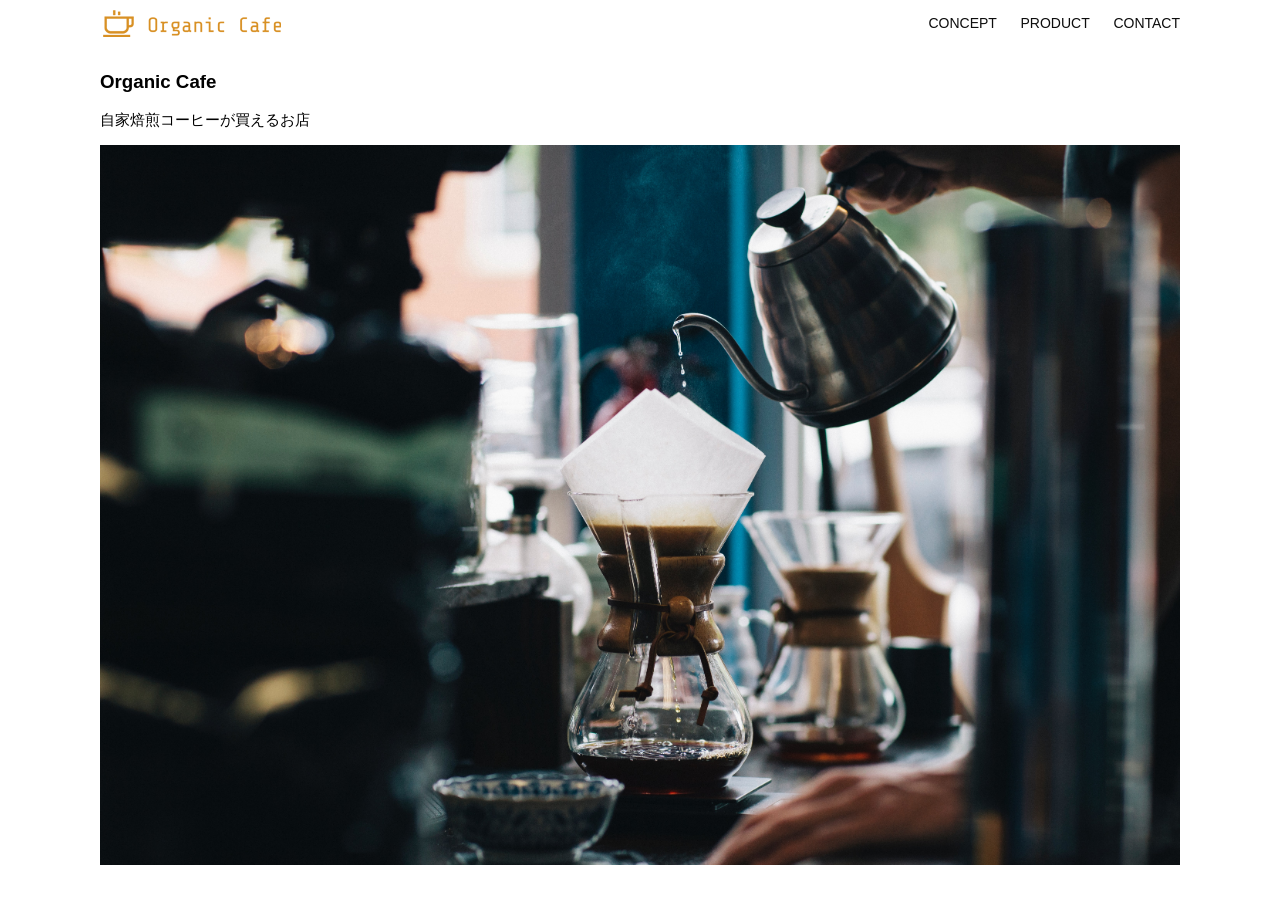
<file: html-css-kadai_013/index.html>
<!DOCTYPE html>
<html>
  <head>
    <title>Organic Cafe</title>
    <meta charset="UTF-8" />
    <meta name="description" content="自家焙煎のコーヒーがお家で楽しめるOrganic Cafe">
    <meta name="viewport" content="width=device-width, initial-scale=1.0" >
    <link rel="stylesheet" href="style.css" >
  </head>
  <body>
    <!-- ヘッダー -->
    <header>
    
      <!-- ロゴ -->
      <a href="index.html" id="logo"><img src="images/logo.png" alt="トップページに戻る"></a>

      <!-- PC用ナビゲーション -->
      <nav id="nav-pc">
        <a href="index.html#concept">CONCEPT</a>
        <a href="index.html#product">PRODUCT</a>
        <a href="index.html#contact">CONTACT</a>
      </nav>

      <!-- SP向けのハンバーガーメニュー-->
      
      <img src="images/button-menu.png" alt="ナビゲーションを開く"  id="menu-sp" onclick="document.getElementById('nav-sp').style.display = 'block'">
      

      <!-- SP向けナビゲーション-->
      <nav id="nav-sp">
        
         <img src="images/button-close.png" alt="ナビゲーションを閉じる" id="close"  onclick="document.getElementById('nav-sp').style.display = 'none'">
         
         <a id="logo-sp" href="index.html" onclick="document.getElementById('nav-sp').style.display = 'none'"><img src="images/logo-sp.png" alt="トップページに戻る"></a>
         
         <ul>
         <li><a class="menu" href="index.html#concept" onclick="document.getElementById('nav-sp').style.display = 'none'">CONCEPT</a></li>
         <li><a class="menu" href="index.html#product" onclick="document.getElementById('nav-sp').style.display = 'none'">PRODUCT</a></li>
         <li><a class="menu" href="index.html#contact" onclick="document.getElementById('nav-sp').style.display = 'none'">CONTACT</a></li>    
         </ul>

      </nav>
      
    </header>

    <main>
      <article>
   <!-- メインビジュアル -->
        <section id="main-visual">
          <div id="main-message">
            <h1>Organic Cafe</h1>
            <p>自家焙煎コーヒーが買えるお店</p>
          </div>
          <img src="images/main-image.jpg" alt="コーヒーをハンドドリップで淹れる画像"/>
        </section>
      </article>
    </main>

  </body>
</html>
</file>
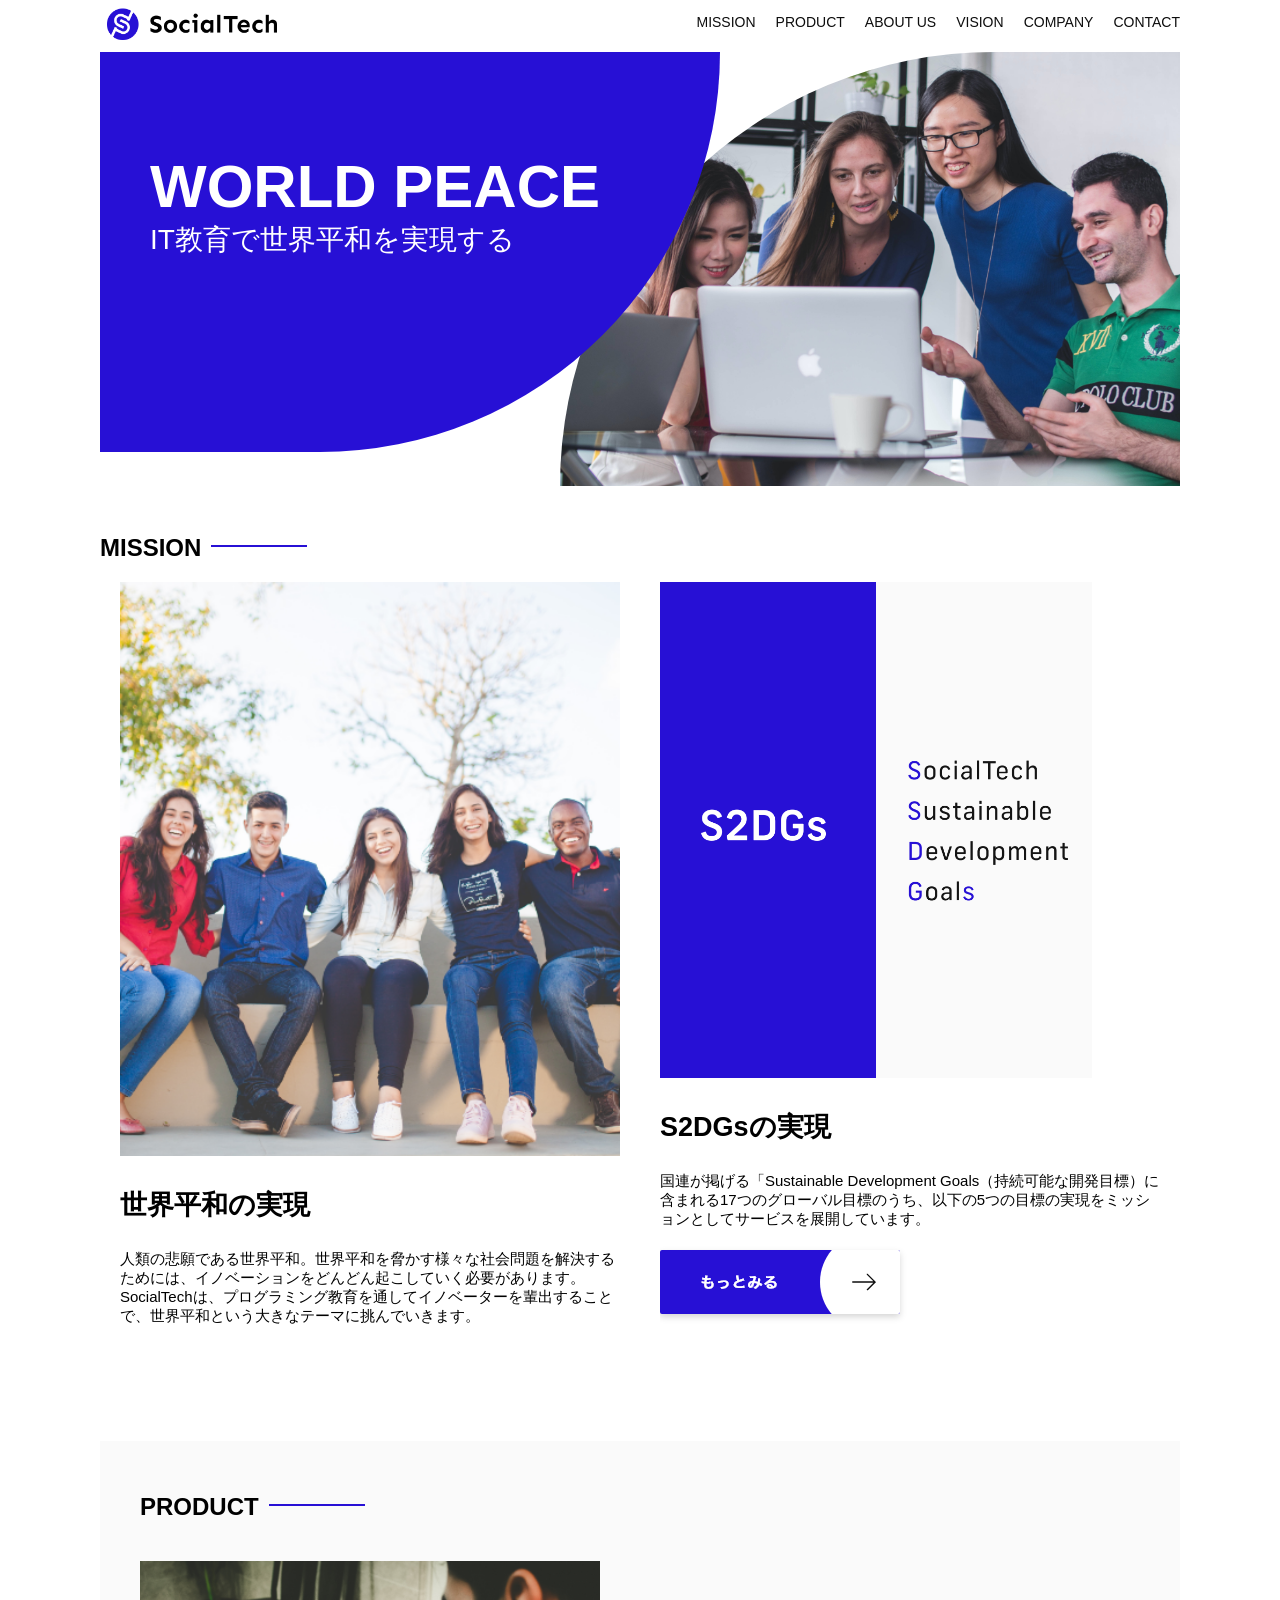
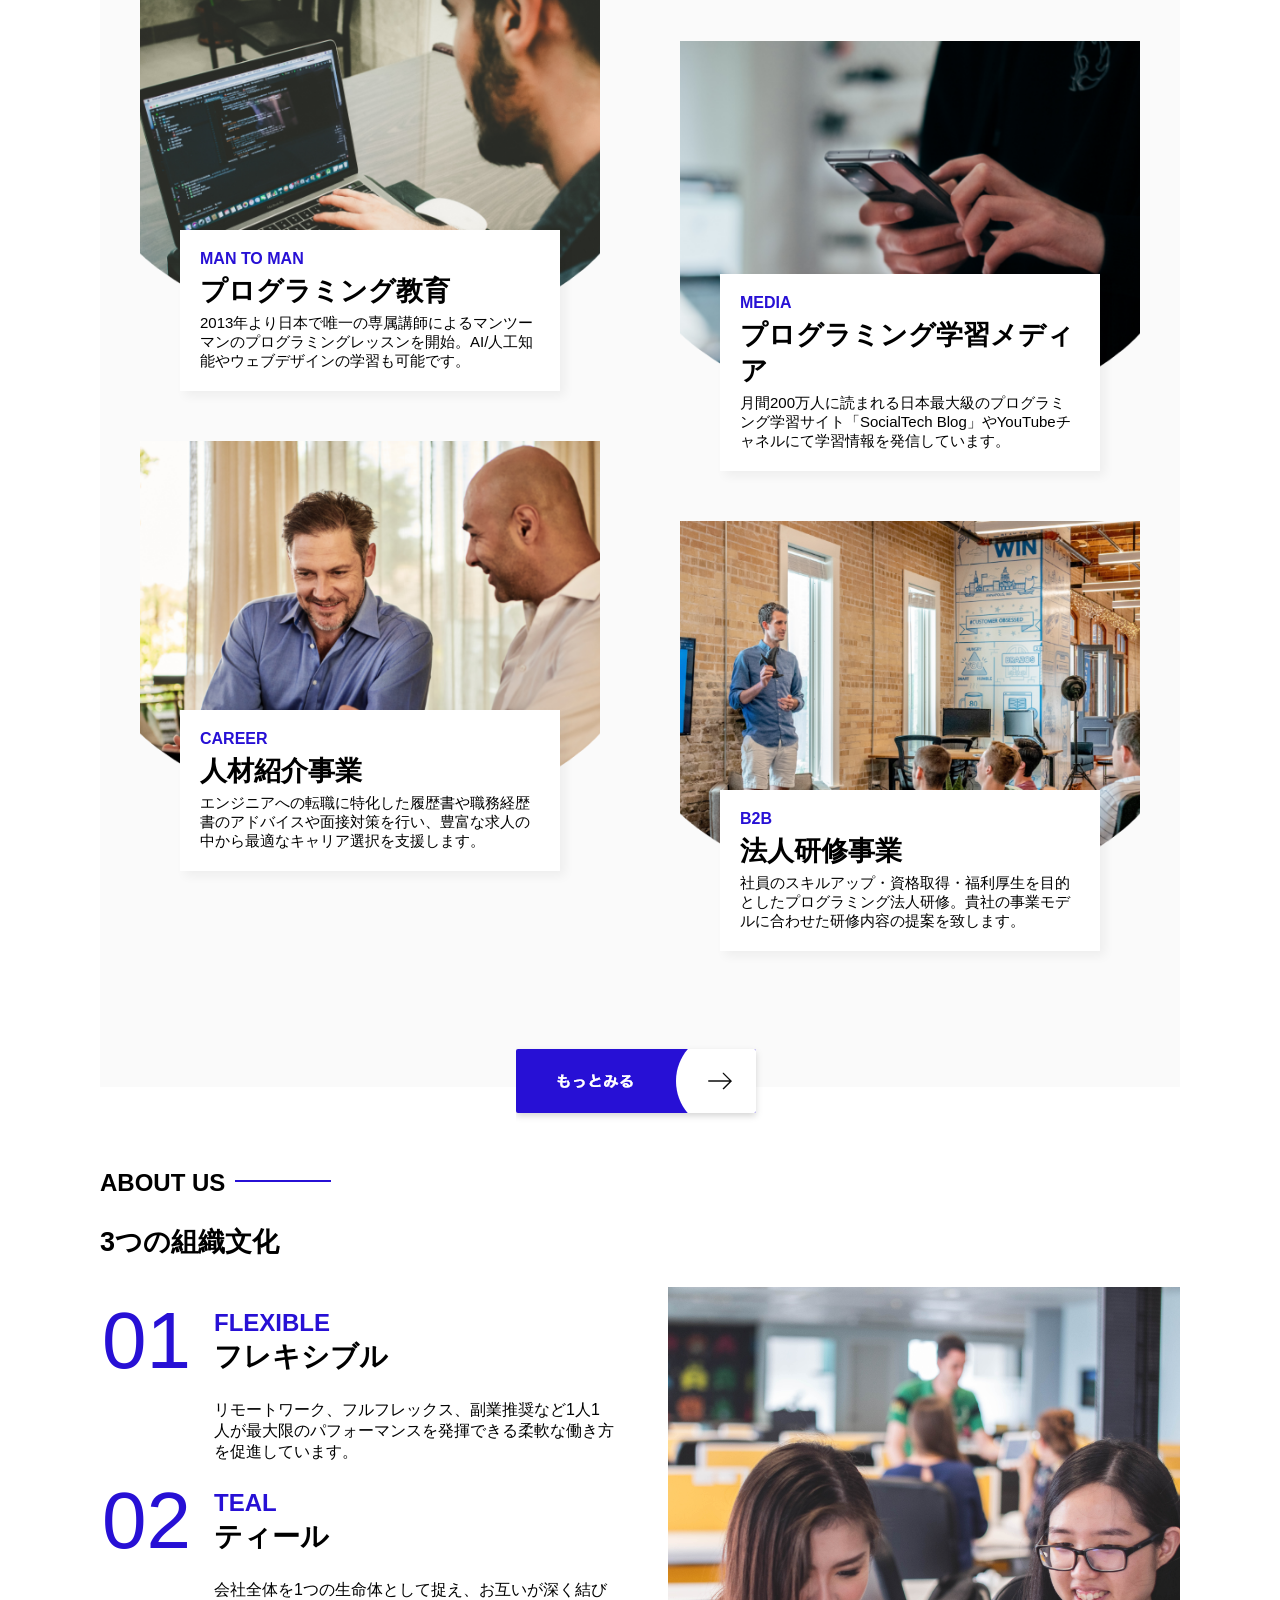
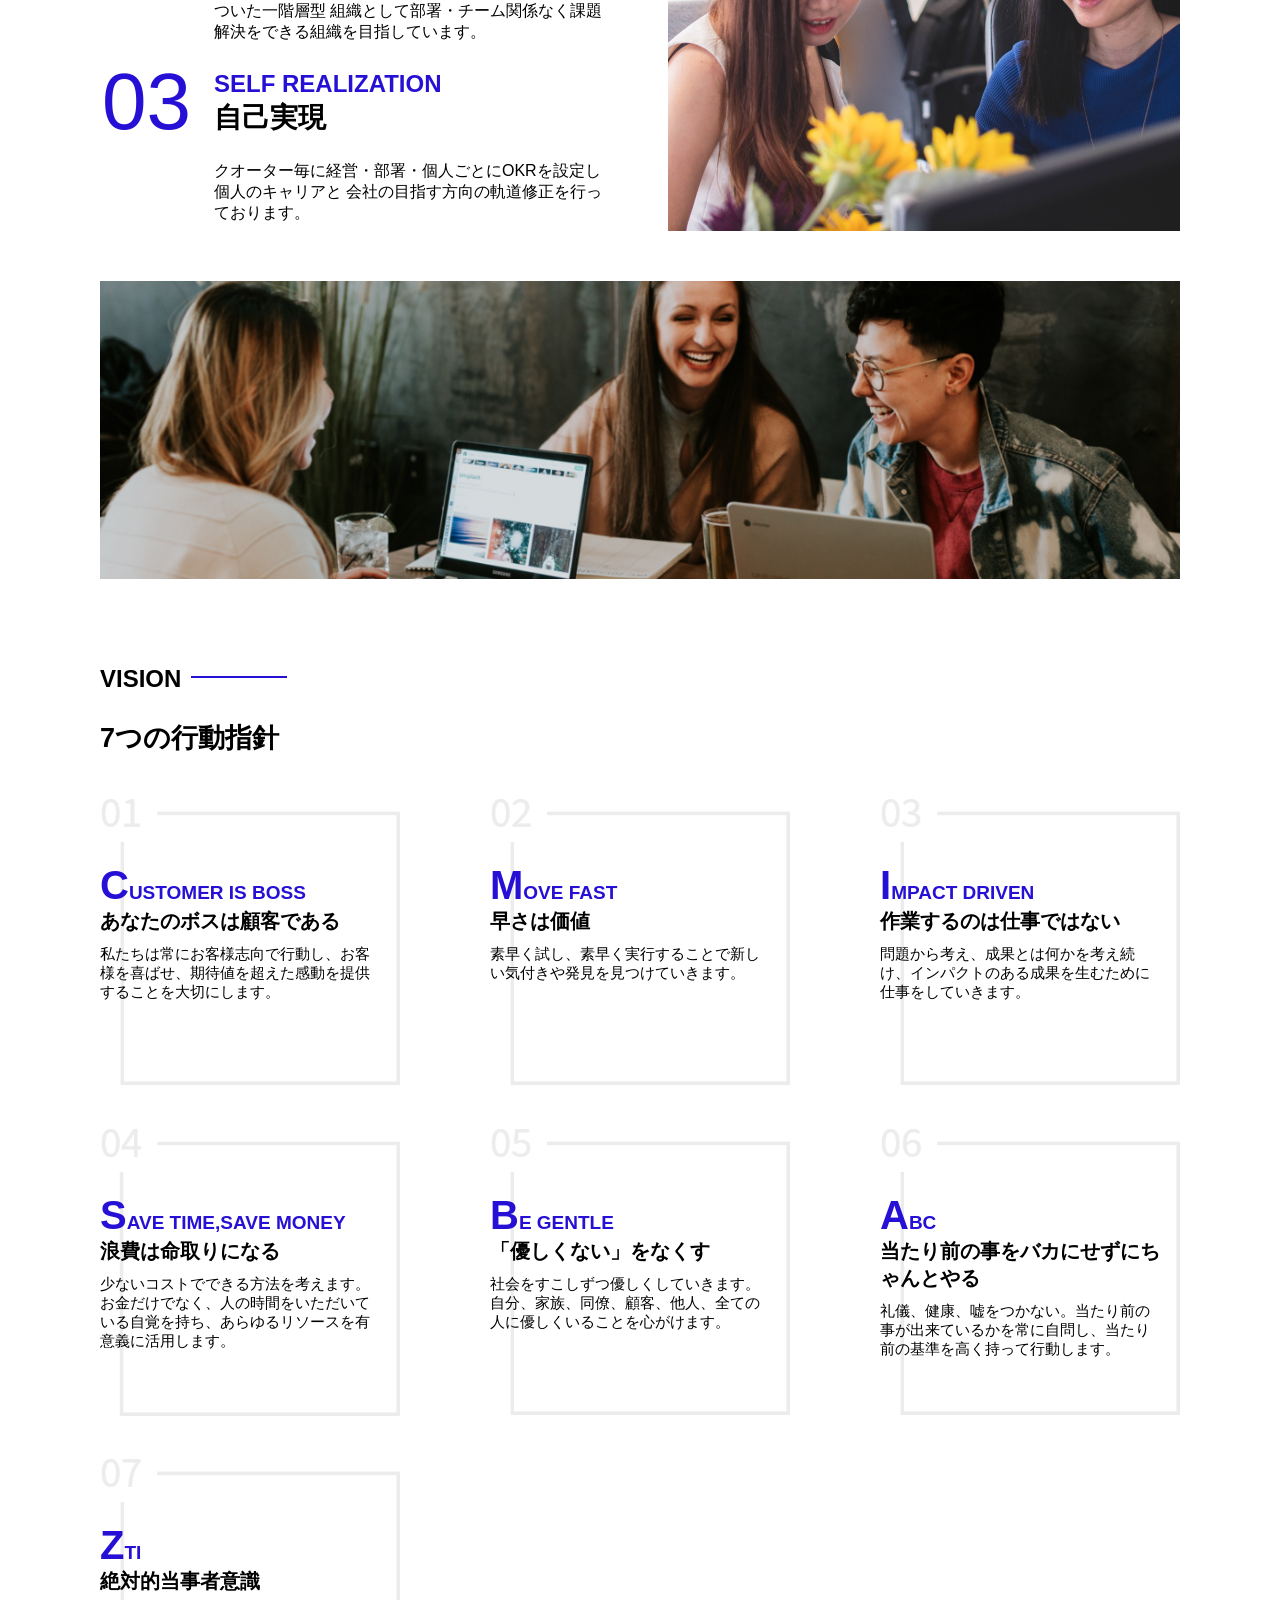
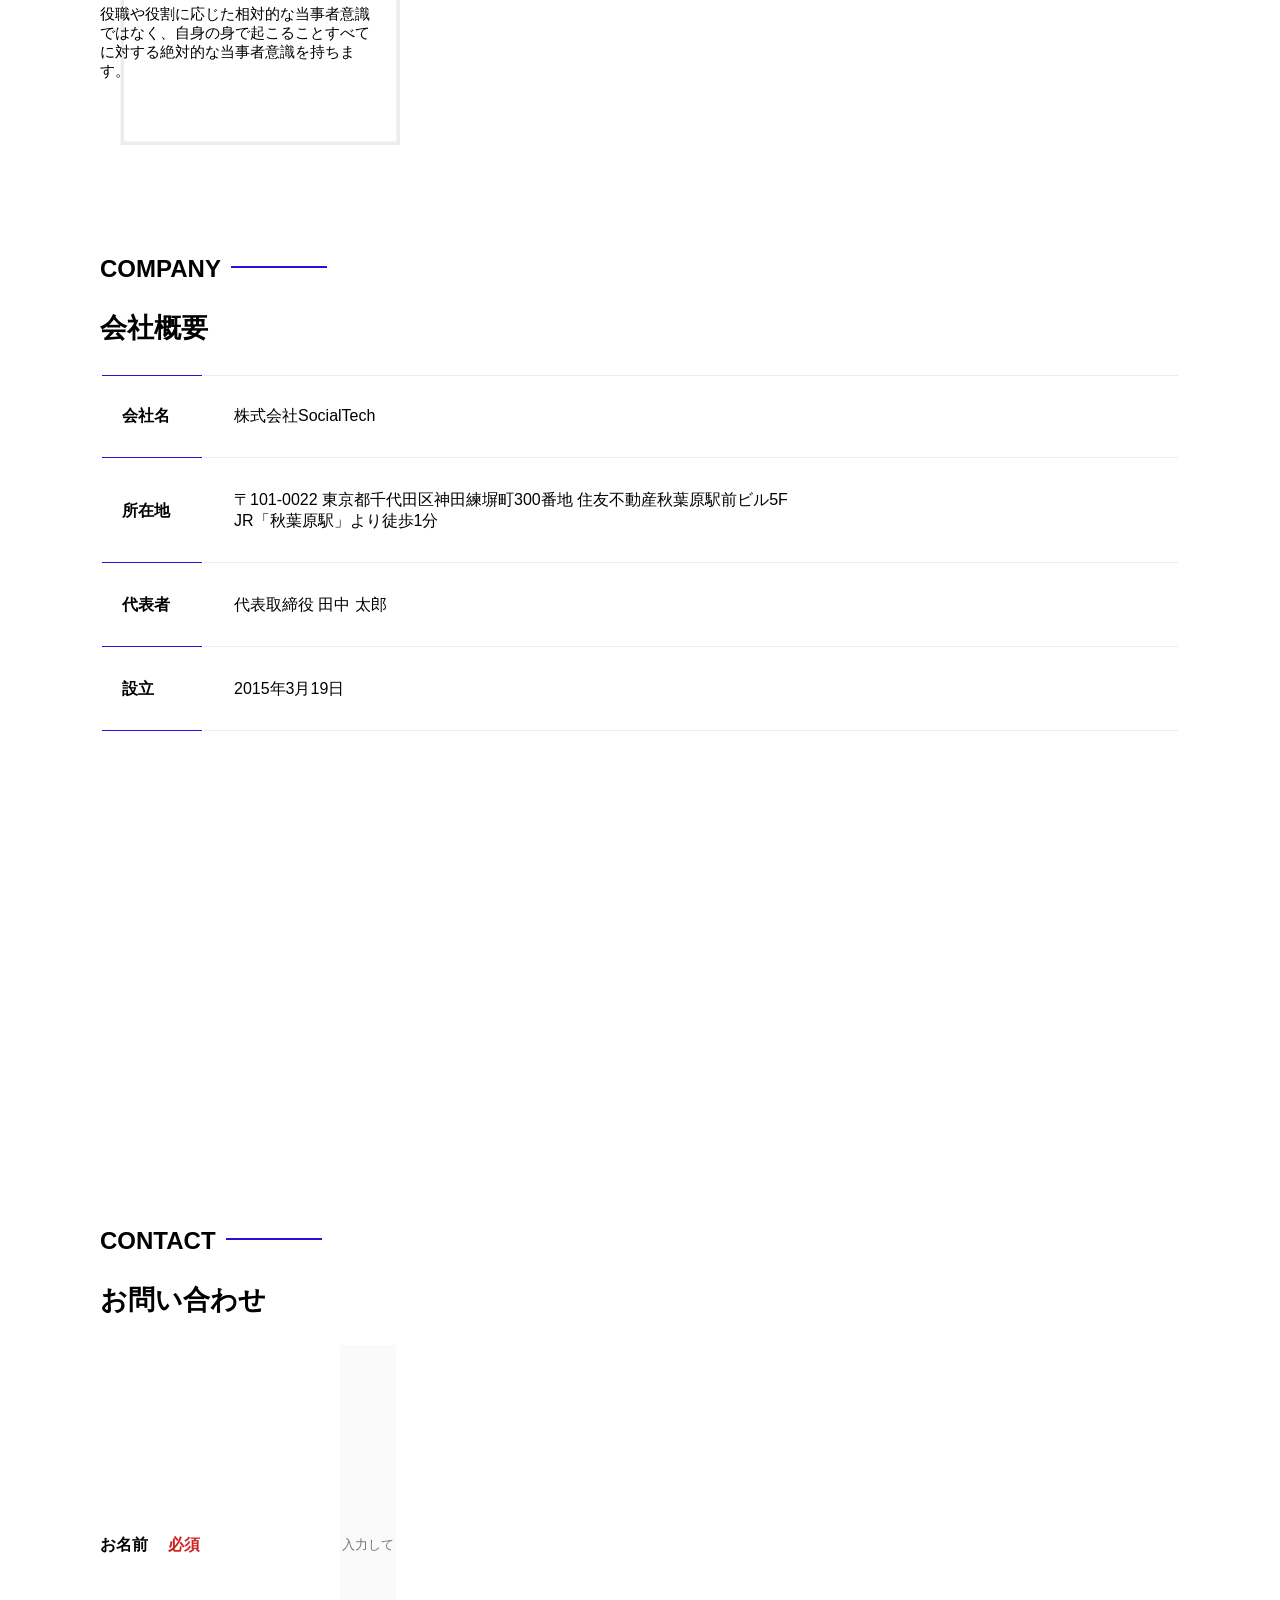
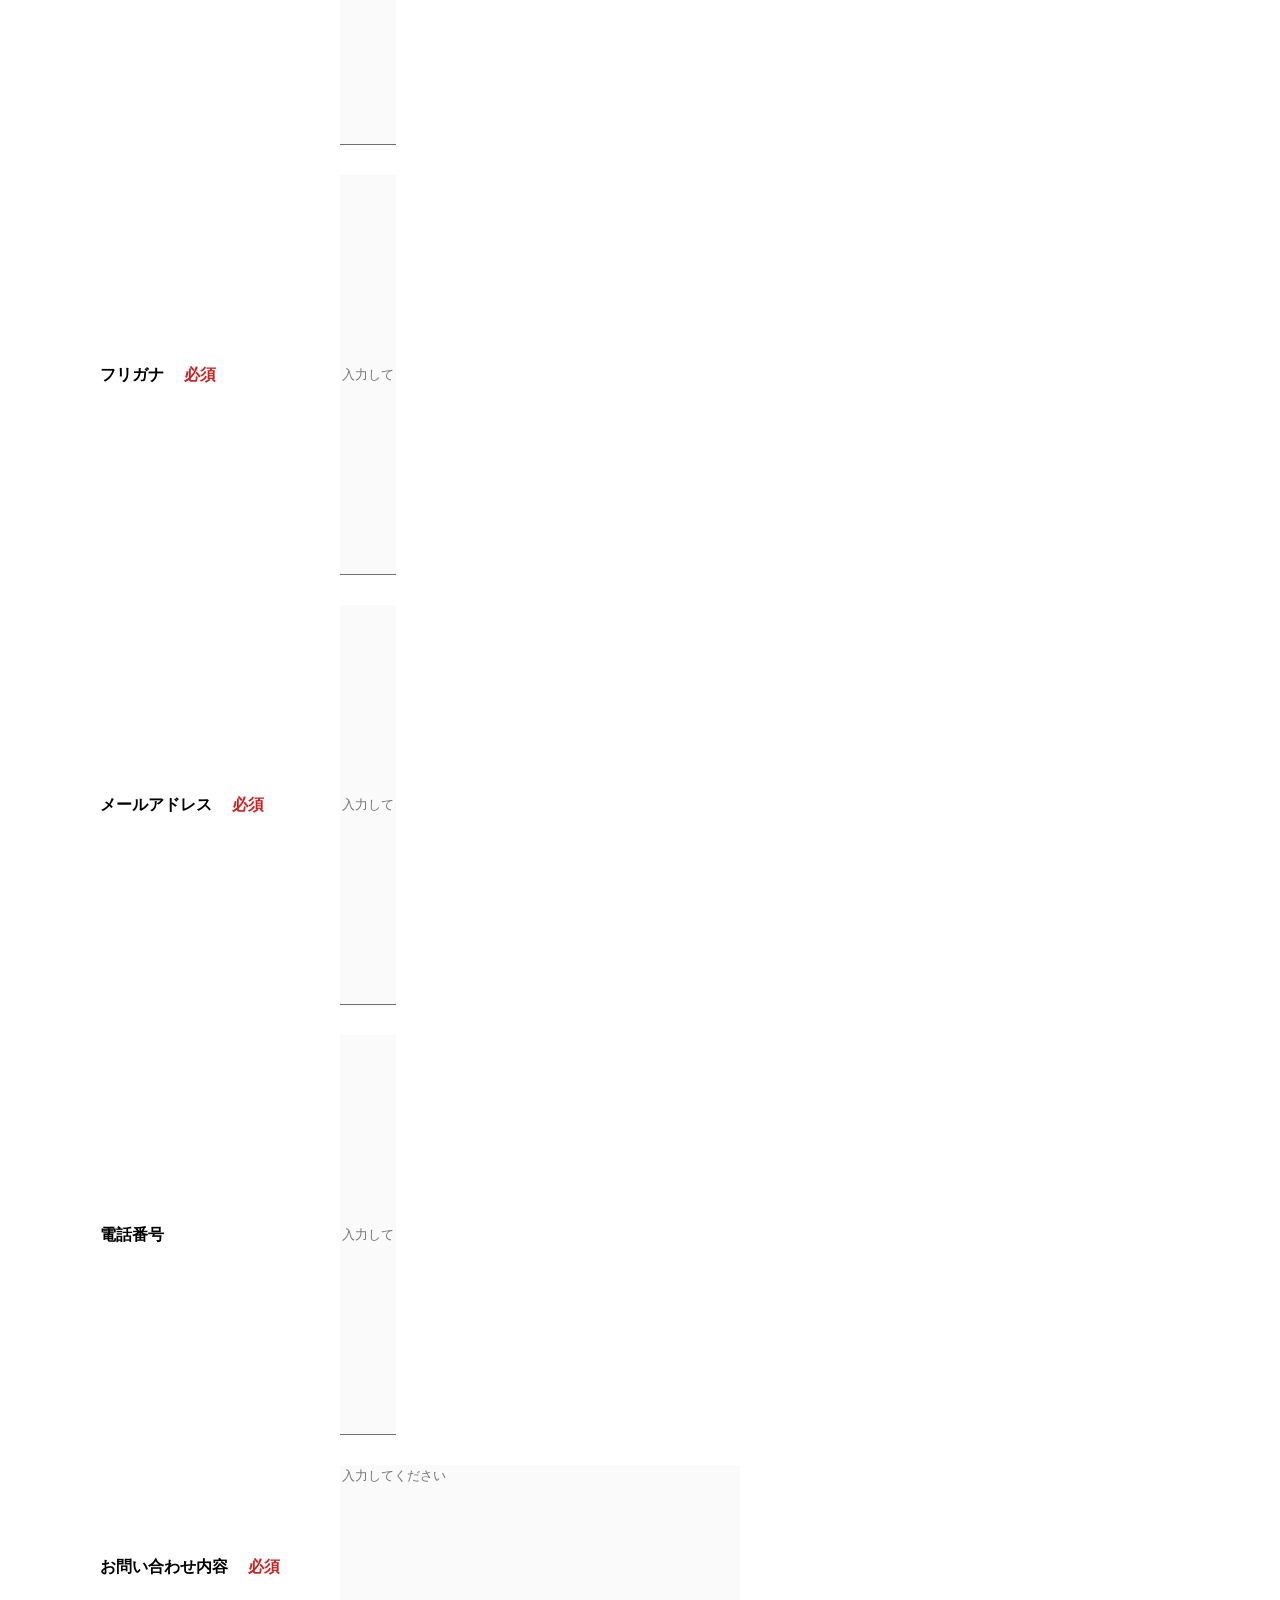
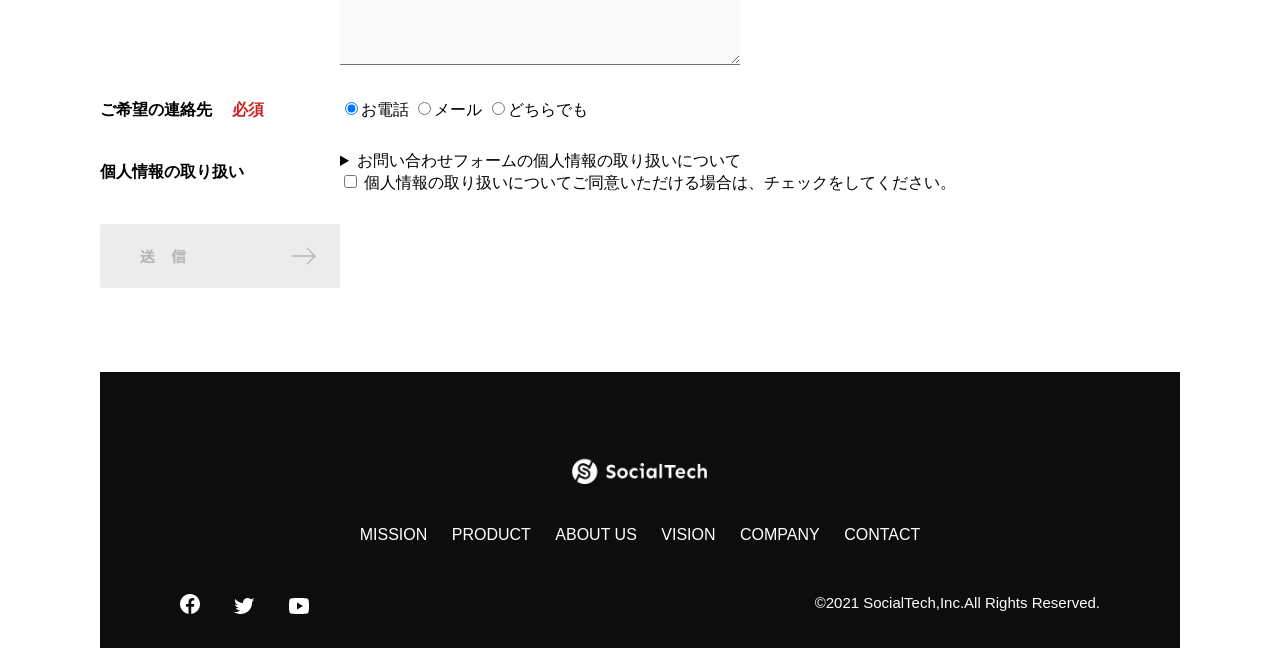
<file: kadai_tutorial_output/index.html>
<!DOCTYPE html>
<html>
    <head>
       <title>SocialTech</title>
       <meta charset="utf-8">
       <meta name="description" content="SocialTechはEdTech業界のリーディングカンパニーを目指します。">
       <meta name="viewport" content="width=device-width, initial-scale=1.0">
       <link rel="stylesheet" href="style.css">
    </head>
    <body>
   <!--ヘッダー-->
   <header>
         <!--ロゴ-->
         <a href="index.html" id="logo">
            <img src="images/logo.png" alt="トップページに戻る">
         </a>

         <!--PC用ナビゲーション-->
         <nav id="nav-pc">
            <ul>
                <li><a href="mission.html">MISSION</a></li>
                <li><a href="product.html">PRODUCT</a></li>
                <li><a href="index.html#aboutus">ABOUT US</a></li>
                <li><a href="index.html#vision">VISION</a></li>
                <li><a href="index.html#company">COMPANY</a></li>
                <li><a href="index.html#contact">CONTACT</a></li>
            </ul>
         </nav>

         <!--スマホ用メニューボタン-->
         <button id="menu-sp" onclick="document.getElementById('nav-sp').style.display ='block'">
            <img src="images/button-menu.png" alt="ナビゲーションを開く">
         </button>

         <!--スマホ用ナビゲーション-->
         <div id="nav-sp">
          <button id="close" onclick="document.getElementById('nav-sp').style.display ='none'">
            <img src="images/button-close.png" alt="ナビゲーションを閉じる">
          </button>

          <nav>
            <ul>
               <li>
                  <a id="logo-sp" href="index.html" onclick="document.getElementById('nav-sp').style.display = 'none'"><img src="images/logo-sp.png" alt="トップページに戻る" ></a>
               </li>
               <li><a class="menu" href="mission.html" onclick="document.getElementById('nav-sp').style.display = 'none'">MISSION</a></li>
               <li><a class="menu" href="product.html" onclick="document.getElementById('nav-sp').style.display = 'none'">PRODUCT</a></li>
               <li><a class="menu" href="index.html#aboutus" onclick="document.getElementById('nav-sp').style.display = 'none'">ABOUTUS</a></li>
               <li><a class="menu" href="index.html#vision" onclick="document.getElementById('nav-sp').style.display = 'none'">VISION</a></li>
               <li><a class="menu" href="index.html#company" onclick="document.getElementById('nav-sp').style.display = 'none'">COMPANY</a></li>
               <li><a class="menu" href="index.html#contact" onclick="document.getElementById('nav-sp').style.display = 'none'">CONTACT</a></li>
             </ul>
          </nav>
          <div id="sns">
            <a href="https://www.facebook.com/sejuku2013">
               <img src="images/button-facebook.png" alt="Facebookのリンク">
            </a>
            <a href="https://twitter.com/samuraijuku">
               <img src="images/button-twitter.png" alt="Twitterのリンク">
            </a>
            <a href="https://www.youtube.com/channel/UCCFOQO5aDK0xXam4cUQXT8g">
               <img src="images/button-youtube.png" alt="YouTubeのリンク">
            </a>
          </div>

         </div>
      </header>


      <main>
         <article>
            <!--メインビジュアル-->
            <section id="main-visual">
               <div id="main-message">
                  <h1>WORLD PEACE</h1>
                  <p>IT教育で世界平和を実現する</p>
               </div>
               <img src="images/index/index-main.png" alt="PCの周りに集まる多国籍の仲間たち">
            </section>
            
            <!--ミッション-->
            <section id="mission">
               <h2 class="index-h2">MISSION</h2>
               <div id="mission-flex">
                  <div>
                     <img id="mission-photo" src="images/index/index-mission.png" alt="屋外のベンチで写真を撮影する多国籍の仲間たち">
                     <h3>世界平和の実現</h3>
                     <p>
                        人類の悲願である世界平和。世界平和を脅かす様々な社会問題を解決するためには、イノベーションをどんどん起こしていく必要があります。SocialTechは、プログラミング教育を通してイノベーターを輩出することで、世界平和という大きなテーマに挑んでいきます。
                     </p>
                  </div>
                  <div>
                     <img id="s2dgs" src="images/index/s2dgs.png" alt="S2DGs">
                     <h3>S2DGsの実現</h3>
                     <p>
                        国連が掲げる「Sustainable Development Goals（持続可能な開発目標）に含まれる17つのグローバル目標のうち、以下の5つの目標の実現をミッションとしてサービスを展開しています。
                     </p>
                     <a href="mission.html">
                        <img src="images/button-more.png" alt="もっとみる">
                     </a>
                  </div>
               </div>
            </section>

            <!--プロダクト-->
            <section id="product">
               <h2 class="index-h2">PRODUCT</h2>
               <div class="product-flex">
                  <div id="product-left">
                     <div>
                        <img class="product-photo" src="images/index/index-mantoman.png" alt="PCでコードを書く男性">
                        <div class="product-explain">
                           <span>MAN TO MAN</span>
                           <h3>プログラミング教育</h3>
                           <p>2013年より日本で唯一の専属講師によるマンツーマンのプログラミングレッスンを開始。AI/人工知能やウェブデザインの学習も可能です。</p>
                        </div> 
                     </div>               
                     <div>
                        <img class="product-photo" src="images/index/index-career.png" alt="笑顔で話し合う2人の男性">
                        <div class="product-explain">
                           <span>CAREER</span>
                           <h3>人材紹介事業</h3>
                           <p>エンジニアへの転職に特化した履歴書や職務経歴書のアドバイスや面接対策を行い、豊富な求人の中から最適なキャリア選択を支援します。</p>
                        </div>   
                     </div>
                  </div>

                  <div id="product-right">
                     <div>
                        <img class="product-photo" src="images/index/index-media.png" alt="スマートフォンを操作する人">
                        <div class="product-explain">
                           <span>MEDIA</span>
                           <h3>プログラミング学習メディア</h3>
                           <p>月間200万人に読まれる日本最大級のプログラミング学習サイト「SocialTech Blog」やYouTubeチャネルにて学習情報を発信しています。</p>
                        </div>
                     </div>
                     <div>
                        <img class="product-photo" src="images/index/index-b2b.png" alt="講演中の男性とそれを聴く人々">  
                        <div class="product-explain">
                        <span>B2B</span>
                           <h3>法人研修事業</h3>
                           <p>社員のスキルアップ・資格取得・福利厚生を目的としたプログラミング法人研修。貴社の事業モデルに合わせた研修内容の提案を致します。</p>
                        </div>
                     </div>
                  </div>
               </div>

               <div id="product-more">
                  <a href="product.html">
                     <img src="images/button-more.png" alt="もっとみる">
                  </a>
               </div>
            </section>

            <!--ABOUT US-->
            <section id="aboutus">
               <h2 class="index-h2">ABOUT US</h2>
               <h3>3つの組織文化</h3>
               <div>
                 <table class="culture-table">
                  <tr>
                     <td class="culture-num">01</td>
                     <th><span class="culture-en">FLEXIBLE</span><br>フレキシブル</th>
                  </tr>
                  <tr>
                     <td>
                        <!--空のセル-->
                     </td>
                     <td class="culture-description">リモートワーク、フルフレックス、副業推奨など1人1人が最大限のパフォーマンスを発揮できる柔軟な働き方を促進しています。</td>
                  </tr>
                  <tr>
                     <td class="culture-num">02</td>
                     <th><span class="culture-en">TEAL</span><br>ティール</th>
                  </tr>
                  <tr>
                     <td>
                        <!--空のセル-->
                     </td>
                     <td class="culture-description">会社全体を1つの生命体として捉え、お互いが深く結びついた一階層型 組織として部署・チーム関係なく課題解決をできる組織を目指しています。</td>
                  </tr>
                  <tr>
                     <td class="culture-num">03</td> 
                     <th><span class="culture-en">SELF REALIZATION</span><br>自己実現</th>
                  </tr>
                  <tr>
                     <td>
                        <!--空のセル-->
                     </td>
                     <td class="culture-description">クオーター毎に経営・部署・個人ごとにOKRを設定し個人のキャリアと 会社の目指す方向の軌道修正を行っております。</td>
                  </tr>
                 </table>
                 <img class="culture-img" src="images/index/index-aboutus1.png" alt="笑顔で話し合う2人の女性">
               </div>
                  <img class="culture-img2" src="images/index/index-aboutus2.png" alt="笑顔で話し合う3人の男女">
            </section>

            <!--VISION-->
            <section id="vision">
               <h2 class="index-h2">VISION</h2>
               <h3>7つの行動指針</h3>
               <div>
                  <div class="vision-box">
                     <img src="images/index/vision-01.png" alt="01">
                     <div>
                        <h4>CUSTOMER IS BOSS</h4>
                        <h5>あなたのボスは顧客である</h5>
                        <p>私たちは常にお客様志向で行動し、お客様を喜ばせ、期待値を超えた感動を提供することを大切にします。</p>
                     </div>
                  </div>
                  <div class="vision-box">
                     <img src="images/index/vision-02.png" alt="02">
                     <div>
                        <h4>MOVE FAST</h4>
                        <h5>早さは価値</h5>
                        <p>素早く試し、素早く実行することで新しい気付きや発見を見つけていきます。</p>
                     </div>
                  </div>
                  <div class="vision-box">
                     <img src="images/index/vision-03.png" alt="03">
                     <div>
                        <h4>IMPACT DRIVEN</h4>
                        <h5>作業するのは仕事ではない</h5>
                        <p>問題から考え、成果とは何かを考え続け、インパクトのある成果を生むために仕事をしていきます。</p>
                     </div>
                  </div>
                  <div class="vision-box">
                     <img src="images/index/vision-04.png" alt="04">
                     <div>
                        <h4>SAVE TIME,SAVE MONEY</h4>
                        <h5>浪費は命取りになる</h5>
                        <p>少ないコストでできる方法を考えます。お金だけでなく、人の時間をいただいている自覚を持ち、あらゆるリソースを有意義に活用します。</p>
                     </div>
                  </div>
                  <div class="vision-box">
                     <img src="images/index/vision-05.png" alt="05">
                     <div>
                        <h4>BE GENTLE</h4>
                        <h5>「優しくない」をなくす</h5>
                        <p>社会をすこしずつ優しくしていきます。自分、家族、同僚、顧客、他人、全ての人に優しくいることを心がけます。</p>
                        </div>
                  </div>
                  <div class="vision-box">
                     <img src="images/index/vision-06.png" alt="06">
                     <div>
                           <h4>ABC</h4>
                           <h5>当たり前の事をバカにせずにちゃんとやる</h5>
                           <p>礼儀、健康、嘘をつかない。当たり前の事が出来ているかを常に自問し、当たり前の基準を高く持って行動します。</p>
                     </div>
                  </div>
                  <div class="vision-box">
                     <img src="images/index/vision-07.png" alt="07">
                     <div>
                         <h4>ZTI</h4>
                         <h5>絶対的当事者意識</h5>
                         <p>役職や役割に応じた相対的な当事者意識ではなく、自身の身で起こることすべてに対する絶対的な当事者意識を持ちます。</p>
                     </div>
                  </div>   
               </div>
            </section>

         <!--COMPANY-->
            <section id="company">
               <h2 class="index-h2">COMPANY</h2>
               <h3>会社概要</h3>
               <table id="company-table">
                  <tr>
                     <th class="tableheader tableheader-first">会社名</th>
                     <td class="cell cell-first">株式会社SocialTech</td>
                  </tr>
                  <tr>
                     <th class="tableheader">所在地</th>
                     <td class="cell">〒101-0022 東京都千代田区神田練塀町300番地 住友不動産秋葉原駅前ビル5F<br>JR「秋葉原駅」より徒歩1分</td>
                  </tr>
                  <tr>
                     <th class="tableheader">代表者</th>
                     <td class="cell">代表取締役 田中 太郎</td>
                  </tr>
                  <tr>
                     <th class="tableheader">設立</th>
                     <td class="cell">2015年3月19日</td>
                  </tr>
               </table>
               <iframe
                 src="https://www.google.com/maps/embed?pb=!1m18!1m12!1m3!1d3240.068855133681!2d139.77207767578852!3d35.69992317258122!2m3!1f0!2f0!3f0!3m2!1i1024!2i768!4f13.1!3m3!1m2!1s0x60188fee13660e23%3A0x77137876edf742ac!2z5L2P5Y-L5LiN5YuV55Sj56eL6JGJ5Y6f6aeF5YmN44OT44Or!5e0!3m2!1sja!2sjp!4v1727569411857!5m2!1sja!2sjp" width="600" height="450" style="border:0;" allowfullscreen="" loading="lazy" referrerpolicy="no-referrer-when-downgrade"
                 style="border: 0" allowfullscreen=""loading="lazy">
                 </iframe>
            </section>


         <!--お問い合わせフォーム-->
            <section id="contact">
               <h2 class="index-h2">CONTACT</h2>
               <h3>お問い合わせ</h3>
               <form>
                  <div>
                     <div class="contact-heading">
                        <label class="contact-label">お名前<span class=contact-span>必須</span></label>
                     </div>
                     <div> 
                        <input type="text" name="name" placeholder="入力してください" class="contact-textbox">
                     </div>
                  </div>
                  <div>
                     <div class="contact-heading">
                        <label class="contact-label">フリガナ<span class=contact-span>必須</span></label>
                     </div>
                     <div>
                        <input type="text" name="hurigana" placeholder="入力してください" class="contact-textbox">
                     </div>
                  </div>
                 <div>
                     <div class="contact-heading">
                        <label class="contact-label">メールアドレス<span class="contact-span">必須</span></label>
                     </div>
                     <div>
                        <input type="text" name="email" placeholder="入力してください" class="contact-textbox">
                     </div>
                  </div>
                  <div>
                     <div class="contact-heading">
                        <label class="contact-label">電話番号</label>
                     </div>
                     <div>
                        <input type="text" name="tel" placeholder="入力してください" class="contact-textbox">
                     </div>
                  </div>  
                  <div>
                     <div class="contact-heading">
                        <label class="contact-label">お問い合わせ内容<span class="contact-span">必須</span></label>
                     </div>
                     <div>
                     <textarea class="contact-textarea" placeholder="入力してください" name="message"></textarea>
                     </div>
                  </div>
                  <div>
                     <div class="contact-heading">
                        <label class="contact-label">ご希望の連絡先<span class="contact-span">必須</span></label>
                     </div>
                     <div>
                        <input class="radiobutton" type="radio" value="tel" name="contact" checked><label>お電話</label>
                        <input class="radiobutton" type="radio" value="mail" name="contact"><label>メール</label>
                        <input class="radiobutton" type="radio" value="both" name="contact"><label>どちらでも</label>
                     </div>
                  </div>
                  <div>
                     <div class="contact-heading">
                        <label class="contact-label">個人情報の取り扱い</label>
                     </div>
                     <div>
                        <details>
                           <summary>お問い合わせフォームの個人情報の取り扱いについて</summary>
                           <div>
                              <dl>
                                 <dt>1.組織の名称又は氏名</dt>
                                 <dd>株式会社SocialTech</dd>
                                 <dt>2.個人情報保護管理者（若しくはその代理人）の氏名又は職名、所属及び連絡先</dt>
                                 <dd>
                                    <p>鈴木 一郎 コーポレート部</p>
                                    <p>メールアドレス:samurai@example.com</p>
                                    <p>TEL: 03-1234-5678</p>
                                 </dd>
                                 <dt>3.個人情報の利用目的</dt>
                                 <dd>
                                    <ul>
                                       <li>・本サービス及び本サービスに関連する情報の提供又はそれらに関する連絡のため</li>
                                       <li>・ユーザー本人の確認のため</li>
                                       <li>・本サービス及び本サービスに関連する情報の提供又はそれらに関する連絡のため</li>
                                       <li>・当社の商品等の広告または宣伝（電子メールによるものを含むものとします。）></li>
                                    </ul>
                                 </dd>
                                 <dt>4.個人情報の取り扱い業務の委託</dt>
                                 <dd>個人情報の取り扱い業務の全部または一部を外部に業務委託する場合があります。その際、弊社は、個人情報を適切に保護できる管理体制を敷き実行していることを条件として委託先を厳選したうえで、機密保持契約を委託先と締結し、お客様の個人情報を厳密に管理させます。</dd>
                                 <dt>5.個人情報の開示等の請求</dt>
                                 <dd>
                                    お客様は、弊社に対してご自身の個人情報の開示等（利用目的の通知、開示、内容の訂正・追加・削除、利用の停止または消去、第三者への提供の停止）に関して、当社問い合わせ窓口に申し出ることができます。<br>
                                    その際、弊社はお客様ご本人を確認させていただいたうえで、合理的な期間内に対応いたします。<br>
                                    なお、個人情報に関する弊社問い合わせ先は、次の通りです。
                                 </dd>
                                 <dd>
                                 <p>株式会社SocialTech 個人情報問合せ窓口</p>
                                 <p>〒150-0043 東京都千代田区神田練塀町300番地 住友不動産秋葉原駅前ビル5F</p>
                                 <p>メールアドレス:samurai@example.com TEL:03-1234-5678</p>
                                </dd>
                                <dt>6.個人情報を提供されることの任意性について</dt>
                                <dd>お客様がご自身の個人情報を弊社に提供されるか否かは、お客様の判断によりますが、もし、提供されない場合には、適切なサービスが提供できない場合がありますので予めご了承ください。</dd>
                              </dl>
                           </div>
                        </details>
                        <input type="checkbox" name="agree">
                        <span>個人情報の取り扱いについてご同意いただける場合は、チェックをしてください。</span>
                     </div>
                  </div>
                  <input type="image"  src="images/button-submit.png" alt="送信する">
               </form>
            </section>
         </article>
      </main>

      <!--お問い合わせフォーム-->

      <footer>
         <div id="footer-logo">
            <img src="images/logo-sp.png" alt="SocialTech">
         </div>
         <div id="footer-link">
            <a href="mission.html">MISSION</a>
            <a href="product.html">PRODUCT</a>
            <a href="index.html#aboutus">ABOUT US</a>
            <a href="index.html#vision">VISION</a>
            <a href="index.html#company">COMPANY</a>
            <a href="index.html#contact">CONTACT</a>
         </div>
         <div id="sns-footer">
            <div class="sns-btns">
               <a href="https//:www.facebook.com/sejuku2013"><img src="images/button-facebook.png" alt="Facebookのリンク"></a>
               <a href="https//:twitter.com/samuraijuku"><img src="images/button-twitter.png" alt="Twitterのリンク"></a>
               <a href="https//:www.youtube.com/channel/UCCFOQO5aDK0xXam4cUQXT8g"><img src="images/button-youtube.png" alt="YouTubeのリンク"></a>          
            </div>
            <p id="copyright">&copy;2021 SocialTech,Inc.All Rights Reserved.</p>
         
         </div>
         
      </footer>
    </body>
</html>
</file>
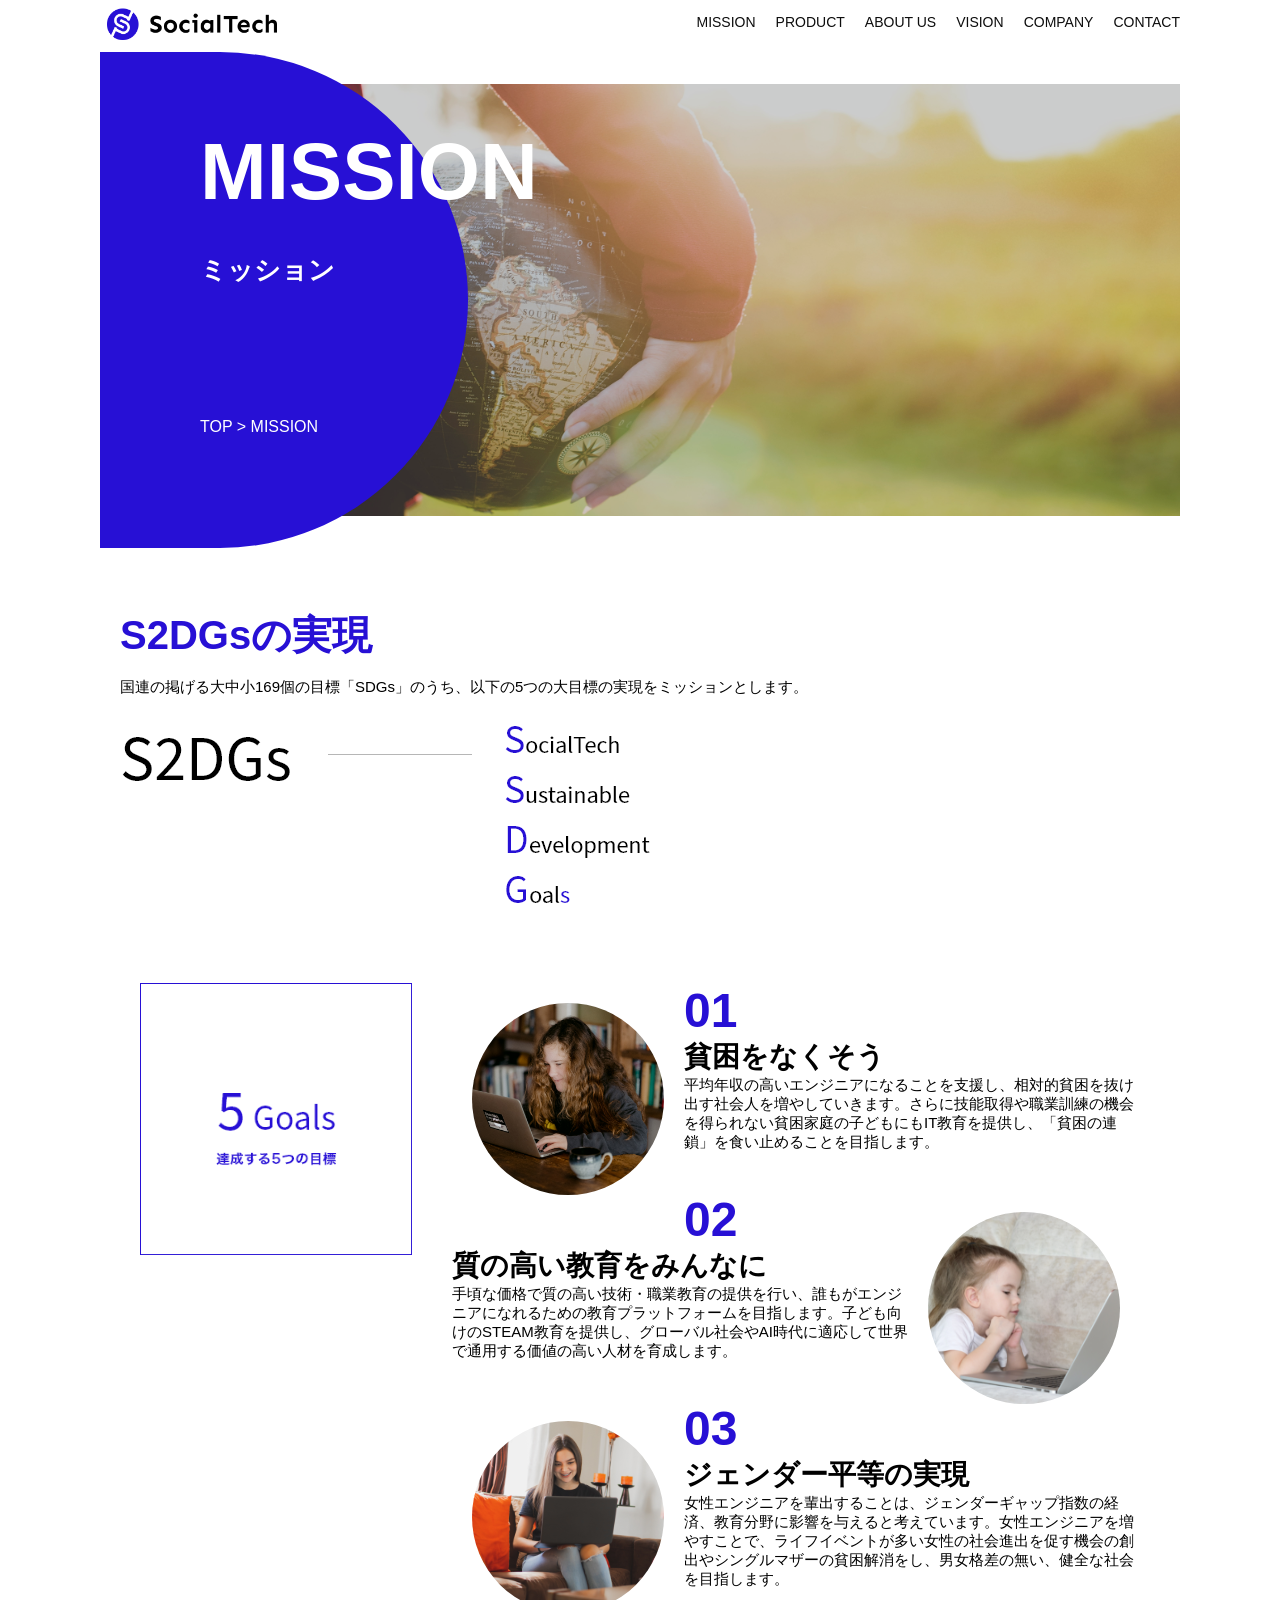
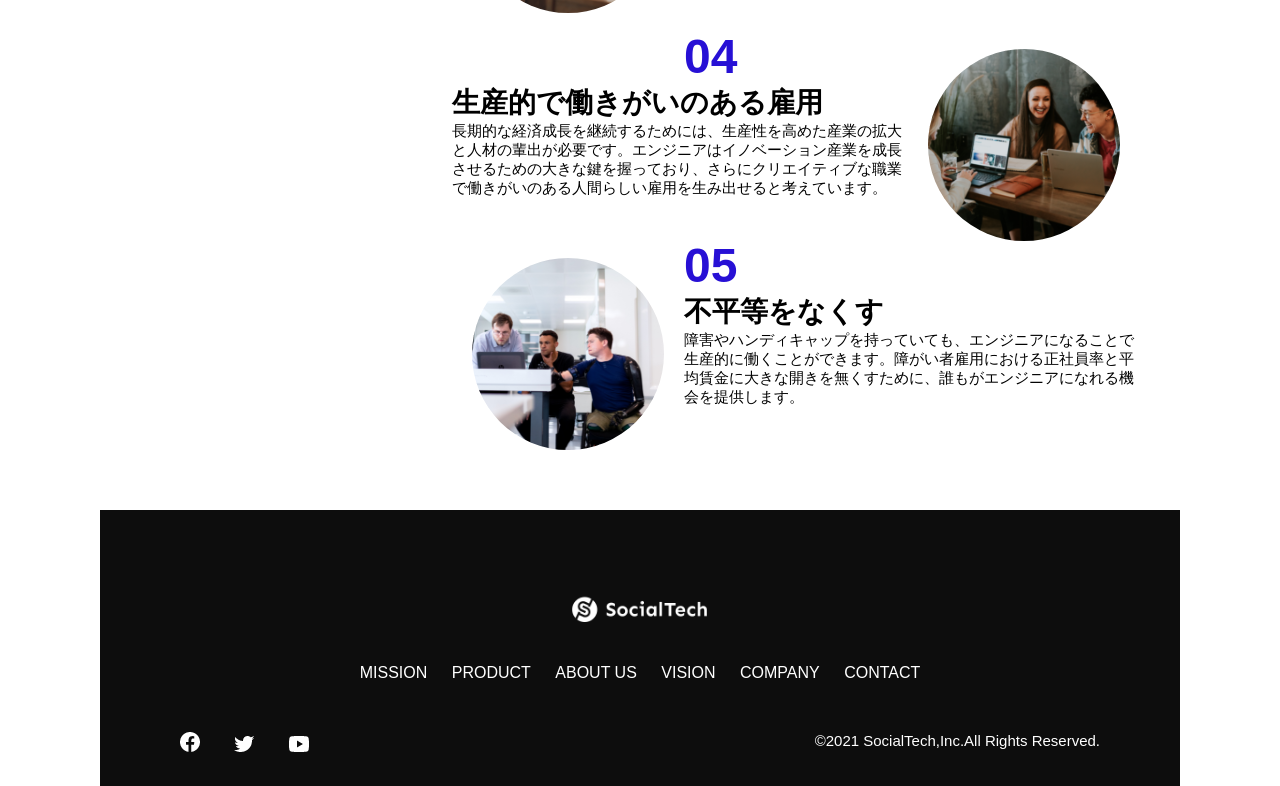
<file: kadai_tutorial_output/mission.html>
<!DOCTYPE html>
<html>
    <head>
       <title>SocialTech - MISSION ミッション -</title>
       <meta charset="utf-8">
       <meta name="description" content="SocialTechが目指す5つの目標（S2DGs）を紹介します">
       <meta name="viewport" content="width=device-width, initial-scale=1.0">
       <link rel="stylesheet" href="style.css">
    </head>
    <body>
   <!--ヘッダー-->
   <header>
         <!--ロゴ-->
         <a href="index.html" id="logo">
            <img src="images/logo.png" alt="トップページに戻る">
         </a>

         <!--PC用ナビゲーション-->
         <nav id="nav-pc">
            <ul>
                <li><a href="mission.html">MISSION</a></li>
                <li><a href="product.html">PRODUCT</a></li>
                <li><a href="index.html#aboutus">ABOUT US</a></li>
                <li><a href="index.html#vision">VISION</a></li>
                <li><a href="index.html#company">COMPANY</a></li>
                <li><a href="index.html#contact">CONTACT</a></li>
            </ul>
         </nav>

         <!--スマホ用メニューボタン-->
         <button id="menu-sp" onclick="document.getElementById('nav-sp').style.display ='block'">
            <img src="images/button-menu.png" alt="ナビゲーションを開く">
         </button>

         <!--スマホ用ナビゲーション-->
         <div id="nav-sp">
          <button id="close" onclick="document.getElementById('nav-sp').style.display ='none'">
            <img src="images/button-close.png" alt="ナビゲーションを閉じる">
          </button>

          <nav>
            <ul>
               <li>
                  <a id="logo-sp" href="index.html" onclick="document.getElementById('nav-sp').style.display = 'none'"><img src="images/logo-sp.png" alt="トップページに戻る" ></a>
               </li>
               <li><a class="menu" href="mission.html" onclick="document.getElementById('nav-sp').style.display = 'none'">MISSION</a></li>
               <li><a class="menu" href="product.html" onclick="document.getElementById('nav-sp').style.display = 'none'">PRODUCT</a></li>
               <li><a class="menu" href="index.html#aboutus" onclick="document.getElementById('nav-sp').style.display = 'none'">ABOUTUS</a></li>
               <li><a class="menu" href="index.html#vision" onclick="document.getElementById('nav-sp').style.display = 'none'">VISION</a></li>
               <li><a class="menu" href="index.html#company" onclick="document.getElementById('nav-sp').style.display = 'none'">COMPANY</a></li>
               <li><a class="menu" href="index.html#contact" onclick="document.getElementById('nav-sp').style.display = 'none'">CONTACT</a></li>
             </ul>
          </nav>
          <div id="sns">
            <a href="https://www.facebook.com/sejuku2013">
               <img src="images/button-facebook.png" alt="Facebookのリンク">
            </a>
            <a href="https://twitter.com/samuraijuku">
               <img src="images/button-twitter.png" alt="Twitterのリンク">
            </a>
            <a href="https://www.youtube.com/channel/UCCFOQO5aDK0xXam4cUQXT8g">
               <img src="images/button-youtube.png" alt="YouTubeのリンク">
            </a>
          </div>

         </div>
      </header>

      <main>
        <article>
            <section id="mission-main">
                <div class="mission-main-inner">
                    <div id="mission-title">
                        <h1>MISSION<br><span>ミッション</span></h1>
                        <p>TOP > MISSION</p>
                    </div>
                </div>
            </section>
            <section id="mission-s2dgs">
                <h2 class="mission-h2">S2DGsの実現</h2>
                <p>国連の掲げる大中小169個の目標「SDGs」のうち、以下の5つの大目標の実現をミッションとします。</p>
                <img src="images/mission/mission-s2dgs.png" alt="S2DGs">
            </section>
            <section id="mission-five-goals">
                <div class="five-goals-image">
                    <img src="images/mission/mission-5goals.png" alt="5Goals">
                </div>
                <div class="five-goals-read">
                <div>
                    <img class="fivegoals-image-left" src="images/mission/mission-5goals01.png" alt="PCを操作する女の子">
                    <span class="fivegoals-number">01</span>
                    <h3 class="fivegoals-h3">貧困をなくそう</h3>
                    <p class="fivegoals-p">平均年収の高いエンジニアになることを支援し、相対的貧困を抜け出す社会人を増やしていきます。さらに技能取得や職業訓練の機会を得られない貧困家庭の子どもにもIT教育を提供し、「貧困の連鎖」を食い止めることを目指します。</p>
                </div>
                <div>
                    <img class="fivegoals-image-right" src="images/mission/mission-5goals02.png" alt="PCを見つめる小さい女の子">
                    <span class="fivegoals-number">02</span>
                    <h3 class="fivegoals-h3">質の高い教育をみんなに</h3>
                    <p class="fivegoals-p">手頃な価格で質の高い技術・職業教育の提供を行い、誰もがエンジニアになれるための教育プラットフォームを目指します。子ども向けのSTEAM教育を提供し、グローバル社会やAI時代に適応して世界で通用する価値の高い人材を育成します。</p>
                </div>
                <div>
                    <img class="fivegoals-image-left" src="images/mission/mission-5goals03.png" alt="PCを操作する女性">
                    <span class="fivegoals-number">03</span>
                    <h3 class="fivegoals-h3">ジェンダー平等の実現</h3>
                    <p class="fivegoals-p">女性エンジニアを輩出することは、ジェンダーギャップ指数の経済、教育分野に影響を与えると考えています。女性エンジニアを増やすことで、ライフイベントが多い女性の社会進出を促す機会の創出やシングルマザーの貧困解消をし、男女格差の無い、健全な社会を目指します。</p>
                </div>
                <div>
                    <img class="fivegoals-image-right" src="images/mission/mission-5goals04.png" alt="笑顔で話あう3人の男女">
                    <span class="fivegoals-number">04</span>
                    <h3 class="fivegoals-h3">生産的で働きがいのある雇用</h3>
                    <p class="fivegoals-p">長期的な経済成長を継続するためには、生産性を高めた産業の拡大と人材の輩出が必要です。エンジニアはイノベーション産業を成長させるための大きな鍵を握っており、さらにクリエイティブな職業で働きがいのある人間らしい雇用を生み出せると考えています。</p>
                </div>
                <div>
                    <img class="fivegoals-image-left" src="images/mission/mission-5goals05.png" alt="障害を持つ男性が生き生きと働く様子">
                    <span class="fivegoals-number">05</span>
                    <h3 class="fivegoals-h3">不平等をなくす</h3>
                    <p class="fivegoals-p">障害やハンディキャップを持っていても、エンジニアになることで生産的に働くことができます。障がい者雇用における正社員率と平均賃金に大きな開きを無くすために、誰もがエンジニアになれる機会を提供します。</p>
                </div>
            </div>
            </section>
        </article>
      </main>

      <footer>
        <div id="footer-logo">
           <img src="images/logo-sp.png" alt="SocialTech">
        </div>
        <div id="footer-link">
           <a href="mission.html">MISSION</a>
           <a href="product.html">PRODUCT</a>
           <a href="index.html#aboutus">ABOUT US</a>
           <a href="index.html#vision">VISION</a>
           <a href="index.html#company">COMPANY</a>
           <a href="index.html#contact">CONTACT</a>
        </div>
        <div id="sns-footer">
           <div class="sns-btns">
              <a href="https//:www.facebook.com/sejuku2013"><img src="images/button-facebook.png" alt="Facebookのリンク"></a>
              <a href="https//:twitter.com/samuraijuku"><img src="images/button-twitter.png" alt="Twitterのリンク"></a>
              <a href="https//:www.youtube.com/channel/UCCFOQO5aDK0xXam4cUQXT8g"><img src="images/button-youtube.png" alt="YouTubeのリンク"></a>          
           </div>
           <p id="copyright">&copy;2021 SocialTech,Inc.All Rights Reserved.</p>
        
        </div>
        
     </footer>
   </body>
</html>
</file>
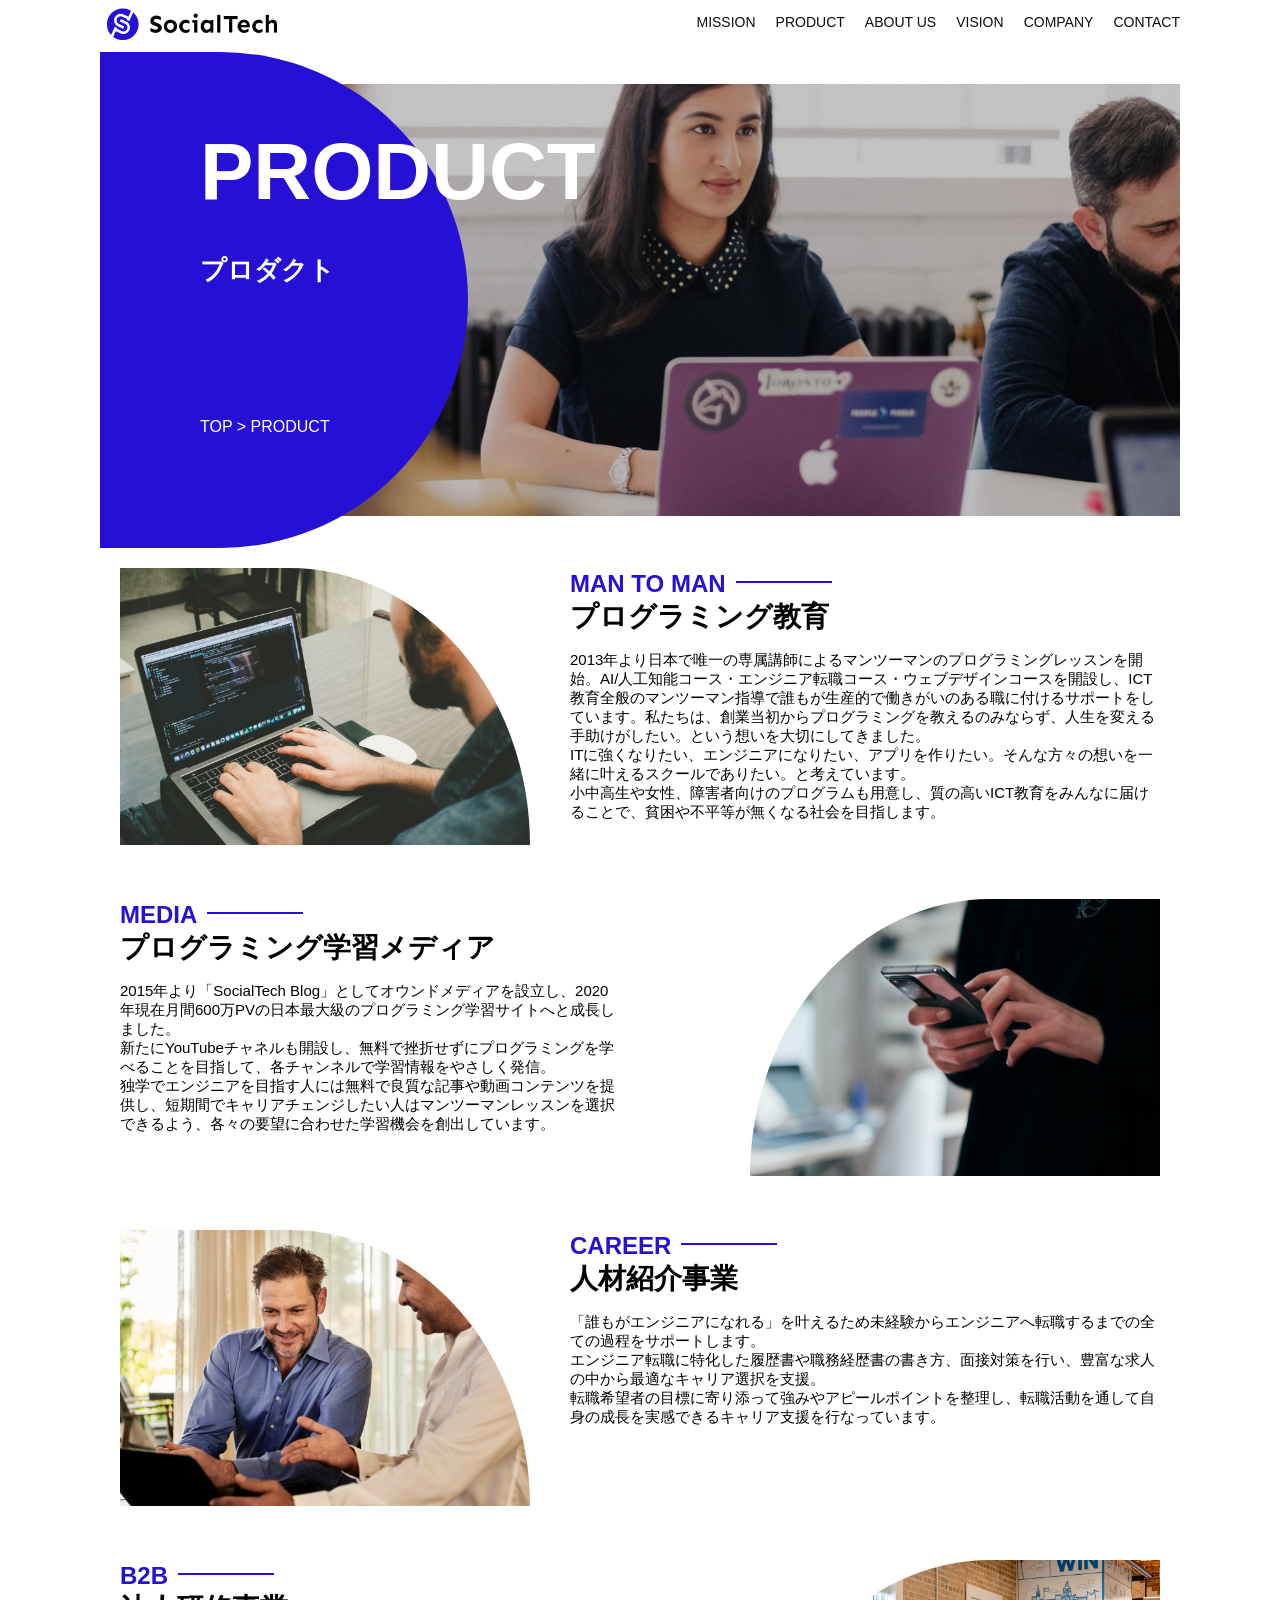
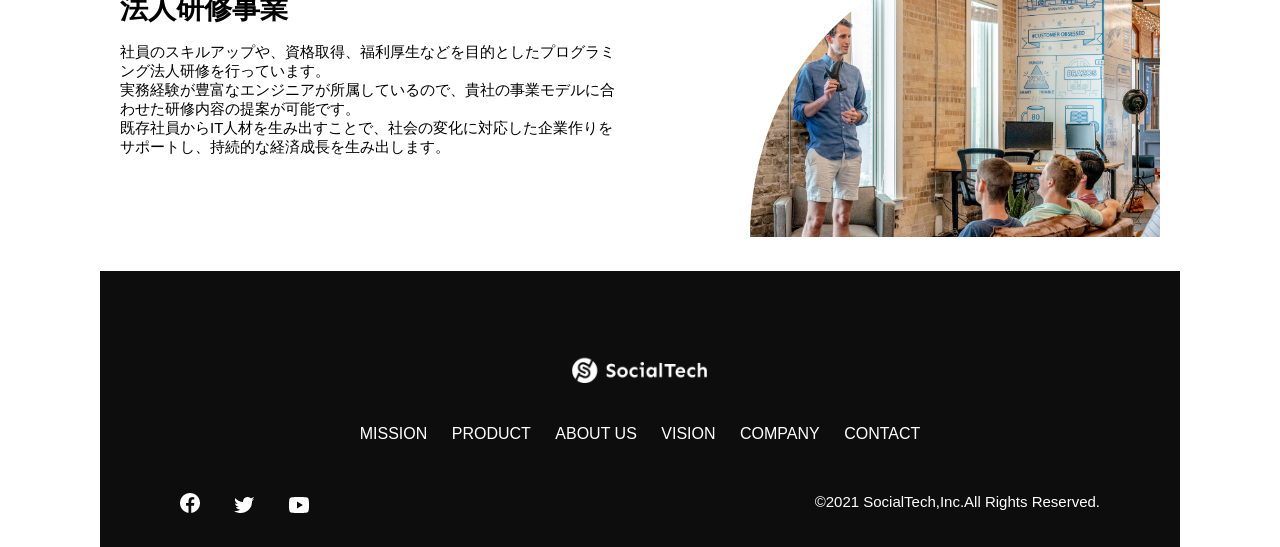
<file: kadai_tutorial_output/product.html>
<!DOCTYPE html>
<html>
    <head>
       <title>SocialTech -PRODUCT プロダクト-</title>
       <meta charset="utf-8">
       <meta name="description" content="SocialTechの4つのプロダクトを紹介します。">
       <meta name="viewport" content="width=device-width, initial-scale=1.0">
       <link rel="stylesheet" href="style.css">
    </head>

    <body>
 <!--ヘッダー-->       
   <header>
         <!--ロゴ-->
         <a href="index.html" id="logo">
            <img src="images/logo.png" alt="トップページに戻る">
         </a>

         <!--PC用ナビゲーション-->
         <nav id="nav-pc">
            <ul>
                <li><a href="mission.html">MISSION</a></li>
                <li><a href="product.html">PRODUCT</a></li>
                <li><a href="index.html#aboutus">ABOUT US</a></li>
                <li><a href="index.html#vision">VISION</a></li>
                <li><a href="index.html#company">COMPANY</a></li>
                <li><a href="index.html#contact">CONTACT</a></li>
            </ul>
         </nav>

         <!--スマホ用メニューボタン-->
         <button id="menu-sp" onclick="document.getElementById('nav-sp').style.display ='block'">
            <img src="images/button-menu.png" alt="ナビゲーションを開く">
         </button>

         <!--スマホ用ナビゲーション-->
         <div id="nav-sp">
          <button id="close" onclick="document.getElementById('nav-sp').style.display ='none'">
            <img src="images/button-close.png" alt="ナビゲーションを閉じる">
          </button>

          <nav>
            <ul>
               <li>
                  <a id="logo-sp" href="index.html" onclick="document.getElementById('nav-sp').style.display = 'none'"><img src="images/logo-sp.png" alt="トップページに戻る" ></a>
               </li>
               <li><a class="menu" href="mission.html" onclick="document.getElementById('nav-sp').style.display = 'none'">MISSION</a></li>
               <li><a class="menu" href="product.html" onclick="document.getElementById('nav-sp').style.display = 'none'">PRODUCT</a></li>
               <li><a class="menu" href="index.html#aboutus" onclick="document.getElementById('nav-sp').style.display = 'none'">ABOUTUS</a></li>
               <li><a class="menu" href="index.html#vision" onclick="document.getElementById('nav-sp').style.display = 'none'">VISION</a></li>
               <li><a class="menu" href="index.html#company" onclick="document.getElementById('nav-sp').style.display = 'none'">COMPANY</a></li>
               <li><a class="menu" href="index.html#contact" onclick="document.getElementById('nav-sp').style.display = 'none'">CONTACT</a></li>
             </ul>
          </nav>
          <div id="sns">
            <a href="https://www.facebook.com/sejuku2013">
               <img src="images/button-facebook.png" alt="Facebookのリンク">
            </a>
            <a href="https://twitter.com/samuraijuku">
               <img src="images/button-twitter.png" alt="Twitterのリンク">
            </a>
            <a href="https://www.youtube.com/channel/UCCFOQO5aDK0xXam4cUQXT8g">
               <img src="images/button-youtube.png" alt="YouTubeのリンク">
            </a>
          </div>

         </div>
      </header>

      <main>
        <article>
        <!--メインビジュアル-->
            <section id="product-main">
                <div class="product-main-inner">
                    <div id="product-title">
                        <h1>PRODUCT<br><span>プロダクト</span></h1>
                        <p>TOP > PRODUCT</p>
                    </div>
                </div>
            </section>

            <section class="product-section product-section-left">
                <div class="product-section-img">
                    <img src="images/product/product-mantoman.png" alt="PCでコードを書く男性">
                </div>
                <div class="product-read">
                    <h2 class="product-h2">MAN TO MAN</h2>
                    <h3 class="product-h3">プログラミング教育</h3>
                    <p>
                        2013年より日本で唯一の専属講師によるマンツーマンのプログラミングレッスンを開始。AI/人工知能コース・エンジニア転職コース・ウェブデザインコースを開設し、ICT教育全般のマンツーマン指導で誰もが生産的で働きがいのある職に付けるサポートをしています。私たちは、創業当初からプログラミングを教えるのみならず、人生を変える手助けがしたい。という想いを大切にしてきました。<br>ITに強くなりたい、エンジニアになりたい、アプリを作りたい。そんな方々の想いを一緒に叶えるスクールでありたい。と考えています。<br>小中高生や女性、障害者向けのプログラムも用意し、質の高いICT教育をみんなに届けることで、貧困や不平等が無くなる社会を目指します。
                    </p>
                </div>
            </section>

            <section class="product-section product-section-right"> 
                <div class="product-read">
                    <h2 class="product-h2">MEDIA</h2>
                    <h3 class="product-h3">プログラミング学習メディア</h3>
                    <p>
                        2015年より「SocialTech Blog」としてオウンドメディアを設立し、2020年現在月間600万PVの日本最大級のプログラミング学習サイトへと成長しました。<br>新たにYouTubeチャネルも開設し、無料で挫折せずにプログラミングを学べることを目指して、各チャンネルで学習情報をやさしく発信。<br>独学でエンジニアを目指す人には無料で良質な記事や動画コンテンツを提供し、短期間でキャリアチェンジしたい人はマンツーマンレッスンを選択できるよう、各々の要望に合わせた学習機会を創出しています。
                    </p>
                </div>
                <div class="product-section-img">
                    <img src="images/product/product-media.png" alt="スマートフォンを操作する人">
                </div>
            </section>

            <section class="product-section product-section-left">
                <div class="product-section-img">
                    <img src="images/product/product-career.png" alt="笑顔で話し合う2人の男性">
                </div>
                <div class="product-read">
                    <h2 class="product-h2">CAREER</h2>
                    <h3 class="product-h3">人材紹介事業</h3>
                    <p>
                       「誰もがエンジニアになれる」を叶えるため未経験からエンジニアへ転職するまでの全ての過程をサポートします。<br>エンジニア転職に特化した履歴書や職務経歴書の書き方、面接対策を行い、豊富な求人の中から最適なキャリア選択を支援。<br>転職希望者の目標に寄り添って強みやアピールポイントを整理し、転職活動を通して自身の成長を実感できるキャリア支援を行なっています。<br>
                    </p>
                </div>
            </section>

            <section class="product-section product-section-right">  
                <div class="product-read">
                    <h2 class="product-h2">B2B</h2>
                    <h3 class="product-h3">法人研修事業</h3>
                    <p>
                        社員のスキルアップや、資格取得、福利厚生などを目的としたプログラミング法人研修を行っています。<br>実務経験が豊富なエンジニアが所属しているので、貴社の事業モデルに合わせた研修内容の提案が可能です。<br>既存社員からIT人材を生み出すことで、社会の変化に対応した企業作りをサポートし、持続的な経済成長を生み出します。
                    </p>
                </div>
                <div class="product-section-img">
                    <img src="images/product/product-b2b.png" alt="講演中の男性とそれを聴く人々">
                </div>
            </section>

        </article>
      </main>




      <!--お問い合わせフォーム-->

      <footer>
        <div id="footer-logo">
           <img src="images/logo-sp.png" alt="SocialTech">
        </div>
        <div id="footer-link">
           <a href="mission.html">MISSION</a>
           <a href="product.html">PRODUCT</a>
           <a href="index.html#aboutus">ABOUT US</a>
           <a href="index.html#vision">VISION</a>
           <a href="index.html#company">COMPANY</a>
           <a href="index.html#contact">CONTACT</a>
        </div>
        <div id="sns-footer">
           <div class="sns-btns">
              <a href="https//:www.facebook.com/sejuku2013"><img src="images/button-facebook.png" alt="Facebookのリンク"></a>
              <a href="https//:twitter.com/samuraijuku"><img src="images/button-twitter.png" alt="Twitterのリンク"></a>
              <a href="https//:www.youtube.com/channel/UCCFOQO5aDK0xXam4cUQXT8g"><img src="images/button-youtube.png" alt="YouTubeのリンク"></a>          
           </div>
           <p id="copyright">&copy;2021 SocialTech,Inc.All Rights Reserved.</p>
        
        </div>
        
     </footer>
   </body>
</html>
</file>
<file: html-css-kadai_013/style.css>
/* PC、スマホ共通スタイル */
body {
  font-family: "Source Sans Pro", "Hiragino Kaku Gothic ProN", Meiryo, Arial,
    sans-serif;
}

p {
  font-size: 15px;
}

#main-visual>img {
  width: 100%;
}

/*================
PC用のスタイル 
=================*/
@media screen and (min-width: 768px) {
  /* 横幅設定 */
  body {
    max-width: 1080px;
    min-width: 960px;
    margin: 0 auto 0 auto;
  }

  /* ヘッダー */
  header {
    display: flex;
    justify-content: space-between;
  }

  /* ナビゲーションのレイアウト */
  #nav-pc {
    text-align: right;
    font-size: 14px;
    padding-top: 15px;
  }

  /* ナビゲーションのリンクの装飾設定 */
  #nav-pc>a {
    text-decoration: none;
    margin-left: 20px;
  }

  #nav-pc>a:link {
    color: #0d0d0d;
  }

  #nav-pc>a:visited {
    color: #0d0d0d;
  }

  #nav-pc>a:hover {
    color: #0d0d0d;
    text-decoration: underline;
  }

  #nav-pc>a:active {
    color: #0d0d0d;
  }

  /*SPナビゲーションの非表示*/
  #menu-sp,#nav-sp{
    display: none;
  }

  
}

/*================
SP用のスタイル
================*/

@media screen and (max-width: 767px) {
    /*横幅設定*/
    body {
      min-width: 375px;
      margin:0;
    }

    /*PC用ナビゲーション非表示*/
    #nav-pc {
        display: none;
    }

    /*ハンバーガーメニュー*/
    #menu-sp {
        display: block;
        float: right;
        padding: 0;
        
    }
     
    /*SP用ナビゲーション表示切り替え*/
    /*初期状態、レイアウトと非表示設定*/
    #nav-sp {
        background-color: #ce933e;
        position: absolute;
        left: 0;
        top: 0;
        height: 100%;
        width: 100%;
        display: none;
        z-index: 100;
    }

    #nav-sp > ul {
        padding: 0;
    }

    #nav-sp>li {
        list-style: none;
    }

    /* ×ボタン*/

    #close {
        position: absolute;
        top: 20px;
        right: 20px;
        
    }

    /*ナビゲーションメニュー用ロゴ*/
    #logo-sp {
        margin: 80px 0px 30px 20px;
    }

    /*ナビゲーションのリンクの装飾設定*/
   
    #nav-sp > #logo-sp{
      display: block;
    }

    #nav-sp a:link {
        color: #ffffff;
    }
    
    #nav-sp a:visited{
      color:#ffffff;
    }

    #nav-sp a:active{
      color: #ffffff;
    }
       
    #nav-sp a:hover {
        color: #ffffff;
        text-decoration: underline;
        text-decoration-color: #ffffff;
    }
    
    #nav-sp .menu {
        text-decoration: none;
        display: block;
        margin: 0 20px 0 20px;
        height: 44px;
        font-size: 16px;
        background-image: url("images/arrow.png");
        background-repeat: no-repeat;
        background-position: right top;
    }

  }
</file>
<file: kadai_tutorial_output/style.css>
/*PC、スマホ共通スタイル*/

* {
    box-sizing: border-box;
}

p {
  font-size: 15px;
}

body {
    max-width: 1080px;
    margin:0 auto 0 auto;
    font-family: "Source Sans Pro","Hiragino Kaku Gothic ProN", Meiryo, Arial, sans-serif;
}

header {
    display: flex;
    justify-content: space-between;
}

/*ナビゲーションのレイアウト*/
#nav-pc {
    font-size: 14px;
}

#nav-pc ul {
    display: flex;
    padding-left: 0;
}

#nav-pc li{ 
    list-style: none;
}

/*ナビゲーションのリンクの装飾設定*/
#nav-pc a {
    text-decoration: none;
    margin-left: 20px;
    color: #0d0d0d;
}

#nav-pc a:hover {
    text-decoration: underline;
}

/*スマホ用ナビを非表示*/
#nav-sp,#menu-sp{
    display: none;
}

#main-visual {
    position: relative;
    height: 400px;
}

#main-message {
    position: absolute;
    top: 0;
    left: 0;
    background-color: #2710d5;
    color: #ffffff;
    border-radius: 0 0 476px 0;
    max-width: 620px;
    height: 100%;
    width: 100%;
    z-index: 11;
}

#main-message h1 {
    font-size: 60px;
    margin:100px 0 0 50px;
}

#main-message > p {
    font-size: 28px;
    margin: 0 0 0 50px;
}

#main-visual > img{
    max-width: 620px;
    border-radius: 476px 0 0 0;
    position: absolute;
    top: 0;
    right: 0;
    z-index: 10;
}

h2{
    margin: 40px 0 0 0;
}

h2::after{
    content: url("images/line.png");
    margin-left: 10px;
}

h3{
    font-size: 27px;
}

#mission{
    margin: 80px auto 80px auto
}

#mission-flex{
    display: flex;
}

#mission-flex > div{
    width: 50%;
    margin: 20px;
}

#mission-photo{
    width: 100%
}

#s2ds{
    margin-top: 50px;
    width: 100%;
}

/*プロダクト*/

#product{
    background-color: #fafafa;
    margin: 80px 0 80px 0;
    padding: 10px 40px 0px 40px;
}

#product .product-flex{
    margin-top: 40px;
    display: flex;
}

#product-left{
    width: 50%;
    margin-right: 20px;
}

#product-right{
    width: 50%;
    margin-left: 20px;
    margin-top: 80px;
}

#product-left > div{
    position: relative;
    height: 480px;
    margin-right: 20px;
}
#product-right > div{
    position: relative;
    height: 480px;
    margin-left: 20px;
}

.product-photo{
    width: 100%;
}

.product-explain{
    background-color: #ffffff;
    position: absolute;
    left: 0;
    bottom: 50px;
    margin: 0 40px 0 40px;
    padding: 20px;
    box-shadow: 5px 5px 10px rgba(0,0,0,0.05);
}
.product-explain > span {
    color: #2710d5;
    font-weight: bold;
    font-size: 16px;
    margin: 0px;
}

.product-explain > h3{
    margin: 5px 0 5px 0;
}

.product-explain > p{
    margin: 0;
}

#product-more{
    text-align: center;
}

#product-more a{
    position: relative;
    bottom: -42px; 
}

/*ABOUT US*/

#aboutus{
    margin: 80px auto 80px auto;
}
#aboutus > div {
    display: flex;
}

.culture-img{
    width: 50%;
    align-self: flex-start;  
}

.culture-img2{
    margin-top: 50px;
    width: 100%;
}

.culture-table{
    margin-right: 50px;
}

.culture-num{
    font-size: 80px;
    color: #2710d5;
    padding: 0 20px 0 0;
}

.culture-table th {
    text-align: left;
    font-size: 28px;
    font-weight: bold;
}

.culture-en {
    color: #2710d5;
    font-size: 24px;
}

.culture-description {
    margin: 0;
}

/* vision セクション*/

#vision{
    margin: 80px auto;
}

#vision > div {
    display: flex;
    justify-content: space-between;
    flex-wrap: wrap;
}

.vision-box {
    width: 300px;
    height: 300px;
    margin-bottom: 30px;
    position: relative;
}

.vision-box > img {
    width: 100%;
    position: relative;
    z-index: 30;
}

.vision-box > div {
    position: absolute;
    top: 0;
    left: 0;
    z-index: 31;
    margin-right: 20px;
}

.vision-box > div> h4 {
    color: #2710d5;
    font-size: 19px;
    margin: 80px 0 0 0;
}

.vision-box > div > h4::first-letter {
    font-size: 40px;
}


.vision-box > div > h5 {
    font-size: 20px;
    margin: 0 0 0 0 ;
}

.vision-box > div > p {
    margin: 10px 0 0 0 
}

/*company 会社概要*/
#company{
    margin:80px auto
}

#company-table{
    width:100%
}

.tableheader{
    text-align: left;
    padding: 20px;
    border-bottom-color: #2710d5;
    border-bottom-width: 1px;
    border-bottom-style:solid;
    width: 100px;
}

.tableheader-first{
    border-top-color: #2710d5;
    border-top-width: 1px;
    border-top-style:solid;
}

.cell{
    padding: 30px;
    border-bottom-color: #ececec;
    border-bottom-width: 1px;
    border-bottom-style: solid;
}

.cell-first{
    border-top-color: #ececec;
    border-top-width: 1px;
    border-top-style: solid;
}

#company > iframe {
    width: 100%;
    height: 368px;
    margin-top: 40px;
}

/*お問い合わせ*/

 #contact {
    margin: 80px auto;
 }

 /*外枠*/

 #contact > form > div {
    display: flex;
    flex-direction: row;
    flex-wrap: wrap;
    padding-bottom: 30px;
 }

 .contact-heading {
    width: 240px;
    align-self: center;
 }

 .contact-label {
    font-weight: bold;
 }

 .contact-span{
    color: #ce2222;
    margin:0 0 0 20px;
    font-weight: bold;
 }

 .contact-textbox{
    border-top: 0px;
    border-left: 0px;
    border-right: 0px;
    border-bottom-width: 1px;
    border-bottom-color: #707070;
    border-style: solid;
    background-color: #fafafa;
    width: 56px;
    height: 400px;
 }

 .contact-textarea{
    border-top: 0px;
    border-left: 0px;
    border-right: 0px;
    border-bottom-width: 1px;
    border-bottom-color: #707070;
    background-color: #fafafa;
    width: 400px;
    height: 200px;
 }

 #contact dt {
    font-weight: bold;
 }

 #contact dd {
    margin: 0 0 16px 0;
 }

 #contact dd p {
    margin: 0;
 }

 #contact dd ul{
    padding-left: 0;
 }

 #contact dd li {
    margin-bottom: 0;
    list-style: none;
 }

 /*フッター*/
 footer{
    background-color: #0d0d0d;
    text-align: center;
    padding:80px 80px 30px 80px;
 }

 #footer-logo{
    margin-bottom: 30px;
 }

 #footer-link{
    margin-bottom: 50px;
 }

 #footer-link > a{
    text-decoration: none;
    margin: 10px;
    color: #ffffff;
 }

 #footer-link > a:hover{
    text-decoration: underline;
 }

 #sns-footer{
    display: flex;
    justify-content: space-between;
    text-align: left;
 }

 #sns-footer a {
    margin-right: 30px;
 }

 #copyright{
    color: #ffffff;
    margin: 0;
 }
/*mission.html用スタイル*/
/*ミッションのメインビジュアル*/

.mission-main-inner{
    background-image: url("images/mission/mission-main.png");
    background-repeat: no-repeat;
    background-position-y: center;
}

#mission-title{
    background-color: #2710d5;
    width: 368px;
    color:#ffffff;
    height: 496px;
    border-radius: 0 248px 248px 0;
    position: relative;
}

#mission-title h1 {
    position: absolute;
    top: 0;
    left: 100px;
    font-size: 80px;
    line-height: 1;
}

#mission-title h1 span {
    font-size: 26px;
}

#mission-title > p {
    position: absolute;
    top:350px;
    left: 100px;
    font-size: 16px;
}

/*ミッションページS2DGsの設定*/

#mission-s2dgs{
    padding: 20px;
}

.mission-h2{
    color:#2710d5;
    font-size: 40px;
}

.mission-h2::after{
    content: none;
}

/*ミッションページ　５つのゴールの設定*/
#mission-five-goals{
    padding: 20px;
    display: flex;
}

#mission-five-goals .five-goals-image {
    width: 30%;
    padding: 20px;
}

#mission-five-goals .five-goals-image img{
    width: 100%
}

#mission-five-goals .five-goals-read{
    width: 70%;
    padding: 20px;
}

#mission-five-goals .five-goals-read > div{
    margin-bottom: 40px;
}

.fivegoals-image-right{
    float: right;
    margin: 20px;
}

.fivegoals-image-left{
    float: left;
    margin: 20px;
}

.fivegoals-number{
    color: #2710d5;
    font-size: 48px;
    font-weight: bold;
    margin: 0;
}

.fivegoals-h3{
    font-size: 28px;
    margin: 0;
}

.fivegoals-p{
    margin: 0;
}

/*プロダクトページ*/
.product-main-inner {
    background-image: url("images/product/product-main.png");
    background-repeat: no-repeat;
    background-position-y: center;
}

#product-title {
    background-color: #2710d5;
    width:368px;
    color: #ffffff;
    height:496px;
    border-radius: 0 248px 248px 0;
    position: relative;
}

#product-title h1 {
  position: absolute;
  top: 0;
  left: 100px;
  font-size: 80px;
  line-height: 1;
}

#product-title h1 span {
    font-size:26px;
}

#product-title > p {
    position:absolute;
    top: 350px;
    left: 100px;
    font-size: 16px;
}

/*セクション*/
.product-section{
    display: flex;
    padding: 20px 20px 0;
}

.product-section .product-section-img{
    width: 450px;
}

/*左が画像のセクション*/
.product-section-left .product-section-img img{
    width: 100%;
    padding:0 40px 30px 0;
    border-radius: 0 432px 0 0;
}

.product-section-left .product-read{
    width: 50%;
    flex-grow: 1;
}

.product-section-left .product-read p {
    margin-bottom: 0;
}

/*右が画像のセクション*/

.product-section-right {
    justify-content: space-between;
}

.product-section-right .product-section-img img {
    width: 100%;
    padding: 0 0 30px 40px;
    border-radius: 432px 0 0 0;
}

.product-section-right .product-read{
    width: 500px;
}

.product-h2 {
    color: #2710d5;
    font-size: 24px;
    margin: 0;
}

.product-h3{
    font-size: 28px;
    margin: 0;
}

 /*====================
 スマートフォン用のスタイル
 ===================*/

 @media screen and (max-width: 767px) {
    /*PC用ナビゲーション非表示*/
    #nav-pc{
        display: none;
    }

   /*ハンバーガーメニュー*/
   #menu-sp{
    display: block; 
    background-color: transparent;
    float: right;
    padding: 0;
    border: none;
   } 

   /*スマホ用ナビゲーションの表示切替*/
   /*初期状態、レイアウトと非表示設定*/
   #nav-sp{
    background-color: #2710d5;
    position: fixed;
    left: 0;
    top: 0;
    height: 100%;
    width: 100%;
    display: none;
    z-index: 100;
   }


/*　×ボタン*/
#close {
    position: absolute;
    top: 20px;
    right: 20px;
    background-color: transparent;
    border: none;
}

#nav-sp nav ul{
    padding-left: 0;
}

#nav-sp nav li{
    list-style: none;
}

/*ナビゲーションメニュー用ロゴ*/
#logo-sp{
    margin: 80px 0 30px 20px;
}

/*ナビゲーションのリンクの装飾設定*/
#nav-sp nav a {
    display: block;
    color: #ffffff;
}

#nav-sp nav a:hover{
    text-decoration: underline;
}

#nav-sp .menu{
    text-decoration: none;
    margin: 0 20px 0 20px;
    height: 44px;
    font-size: 16px;
    background-image: url("images/arrow.png");
    background-repeat: no-repeat;
    background-position: right top;
}

#sns{
    position: absolute;
    bottom: 20px;
    left: 20px;
}

#sns > a {
    margin-right: 30px;
}


/*メインビジュアル*/
#main-visual{
    position: relative;
    height: 470px;
}

#main-visual > div{
    text-align: center;
    height:280px;
}

#main-visual h1{
    font-size: 28px;
    margin: 90px 0 0 0;
}

#main-visual > div >p{
    margin: 0;
    font-size: 15px;
}

#main-visual > img{
    width: 100%;
    border-radius: 476px 0 0 0;
    top: auto;
    bottom: 0;
}

/*見出し*/
h2 {
    margin: 15px 0 15px 0;
}

h3{
    font-size: 24px;
    margin: 10px 0 0 0;
}
 

 /*ミッション*/
 #mission{
    margin:20px 0 20px 0;
    padding: 0 20px 0 20px;
 }

 #mission-flex{
    flex-direction: column;
 }

 #mission-flex > div{
    width: 100%;
    margin: 0;
 }
 
 /*プロダクト*/
 #product{
    margin: 0;
    padding: 10px 20px 0 20px;
 }

 /*外枠*/
 #product .product-flex{
    flex-direction: column;
    margin-top: 0;
 }

 /*左右のカラム　スマホでは縦並び*/
 #product-left,
 #product-right{
    width: 100%;
    margin: 0;
 }

 /*画像＋説明の枠*/
 #product-left > div,
 #product-right >div{
    height: auto;
    margin: 0;
 }
 .product-explain{
    position: relative;
    margin: 0;
 }

 .product-explain > h3{
    margin: 10px 0  10px 0;
    font-size: 24px;
 }

 /*もっと見るボタン*/
 #product-more{
    text-align: left;
 }

 /*ABOUT US*/
 #aboutus{
    margin: 80px 20px 80px 20px;
 }

 #aboutus > div{
    flex-direction: column;
 }

 .culture-table th{
    font-size: 16px;
 }

 .culture-table{
    margin-right: 0;
    padding-right: 20px;
    order: 2;
 }

 .culture-img{
    width: 100%;
    order: 1;
 }

 .culture-img2{
    margin-top: 0;
 }

 .culture-num{
    padding: 0;
 }

 .culture-description{
    margin: 0;
 }

 /*ビジョン*/
 #vision{
    margin:80px 20px 80px 20px;
 }

 .vision-box > img{
    position:absolute;
    top:0;
    left:0;
 }

 .vision-box > div > h4{
    margin:60px 0 0 0;
 }

 /*会社概要*/
 #company{
    margin: 0 20px 0 20px;
 }
 
 #company > h3{
    margin-bottom: 20px;
 }

 .tableheader{
    width: 50px;
 }

 .cell{
    padding: 20px;
 }

 #company > iframe{
    height: 240px;
 }

/*お問い合わせ*/
#contact{
    margin: 80px 20px 80px 20px;
}

#contact > h3 {
    margin-bottom: 20px;
}

#contact > form > div{
    flex-direction: column;
    margin-bottom: 20px;
}

.contact-heading{
    align-self: auto;
    margin-bottom: 20px;
}

.contact-textbox{
    min-width: 300px;
    width: 100%;
}

.contact-textarea{
    height: 150px;
    width: 100%;
}

.radiobutton {
    margin-bottom: 20px;
}

/*フッター*/

footer{
    padding: 30px 20px 50px 20px;
    text-align: left;
}

#footer-link > a{
    margin:0 20px 30px 0;
    display: block;
    background-image: url("images/arrow.png");
    background-repeat: no-repeat;
    background-position: right top;
}

#footer-link > a:hover {
    text-decoration: underline;
}

#sns-footer {
    flex-direction: column;
    justify-content: flex-start;
}

#copyright {
    font-size: 12px;
    margin-top: 30px;
}

/*mission.html用スタイル*/
/*ミッションのメインビジュアル*/
#mission-main{
    height: 256px;
    margin-top: 4%;
    position: relative;
}

.mission-main-inner{
    height: 80%;
    background-size: cover;
}

#mission-title{
    width: 136px;
    height: 256px;
    position: absolute;
    top:-10%;
}

#mission-title h1{
    left: 20px;
    font-size: 40px;
}

#mission-title h1 span{
    font-size: 18px;

}

#mission-title > p{
    top: 180px;
    left: 20px;
    font-size: 13px;
}

/*ミッションページ　S2DGSの設定*/
.mission-h2{
    font-size: 38px;
    margin: 0px;
}

.mission-h2::after{
    content: none;
}

#mission-s2dgs > img{
    width: 100%;
}

/*ミッションページ　5つのゴールの設定*/
#mission-five-goals{
    flex-direction: column;
}

#mission-five-goals > div{
    padding: 0;
}

#mission-five-goals .five-goals-image,
#mission-five-goals .five-goals-read{
    width:100%;
    padding: 0;
}

#mission-five-goals .five-goals-read > div{
    display: flex;
    flex-direction: column;
}

.fivegoals-image-right,
.fivegoals-image-left{
    align-self: center;
}

/*プロダクトページ*/
#product-main {
    height: 256px;
    margin-top: 4%;
    position: relative;
} 

.product-main-inner{
    height: 80%;
    background-size: cover;
}


#product-title {
    width: 136px;
    height: 256px;
    position: absolute;
    top: -10%;
}

#product-title h1{
    left: 20px;
    font-size: 40px;
}

#product-title h1 span{
    font-size: 18px;

}

#product-title > p{
    top: 180px;
    left: 20px;
    font-size: 13px;
}

/*セクション*/
.product-section {
    flex-direction: column;
}

.product-section .product-section-img {
    width: 100%;
}

.product-section .product-section-img img {
    width: 100%;
    padding: 0;
}

/*左が画像のセクション*/
.product-section-left .product-section-img img {
    border-radius: 0 300px 0 0;
}

.product-section-left .product-read {
    width: 100%;
    flex-grow: 1;
}

/*右が画像のセクション*/
.product-section-right .product-section-img img {
    order: 1;
    border-radius: 300px 0 0 0;
}

.product-section-right .product-read {
    order: 2;
    width: 100%;
}
}
</file>
